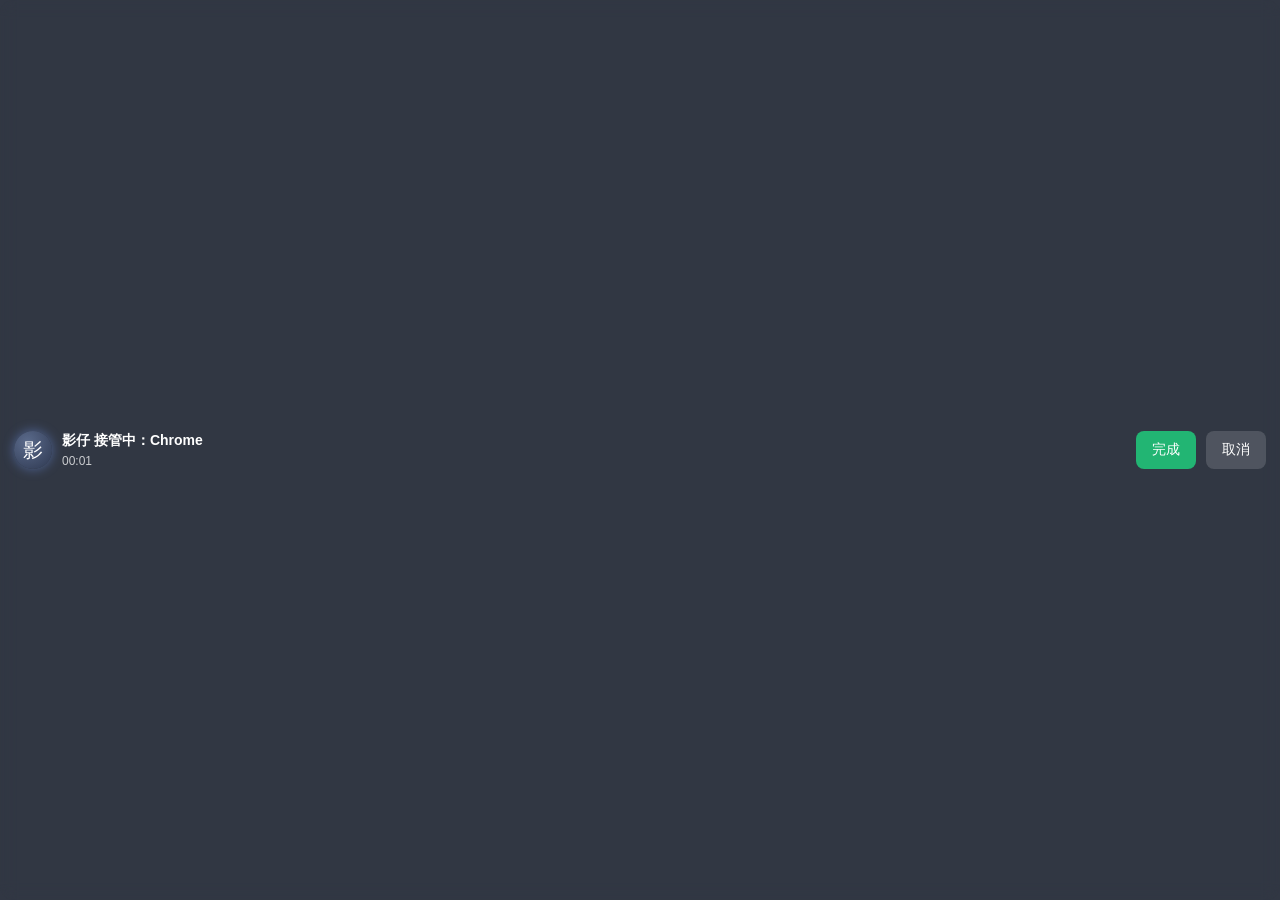
<file: ui/takeover.html>
<!DOCTYPE html>
<html lang="zh-CN">
<head>
<meta charset="UTF-8">
<meta name="viewport" content="width=device-width, initial-scale=1.0">
<title>AlterEgo 接管中</title>
<link rel="stylesheet" href="static/style.css">
<style>
  /* 浮窗专用：无边框小窗口，body 即整窗 */
  html, body { height: 100%; }
  body {
    margin: 0; overflow: hidden;
    background: rgba(32, 38, 52, 0.92);
    backdrop-filter: blur(8px);
    border-radius: 14px;
    color: #fff;
    font-family: "Segoe UI", "Microsoft YaHei", sans-serif;
    -webkit-app-region: drag; /* Electron/pywebview 拖动区（按钮处排除） */
  }
  #bar {
    display: flex; align-items: center; gap: 10px;
    height: 100%; padding: 0 14px; box-sizing: border-box;
  }
  #bar .mascot {
    width: 38px; height: 38px; border-radius: 50%;
    background: radial-gradient(circle at 35% 30%, #5b6b8c, #2e3850);
    display: flex; align-items: center; justify-content: center;
    font-size: 20px; flex-shrink: 0;
    box-shadow: 0 0 12px rgba(120, 160, 255, .45);
  }
  #bar .info { flex: 1; min-width: 0; }
  #bar .title { font-size: 14px; font-weight: 600; white-space: nowrap; overflow: hidden; text-overflow: ellipsis; }
  #bar .timer { font-size: 12px; opacity: .75; font-variant-numeric: tabular-nums; }
  #bar .timer.warn { color: #ffb84d; }
  #bar button {
    -webkit-app-region: no-drag;
    border: none; border-radius: 8px; padding: 8px 16px;
    font-size: 14px; cursor: pointer; flex-shrink: 0;
  }
  #btn-done { background: #22b573; color: #fff; }
  #btn-done:hover { background: #1da065; }
  #btn-cancel { background: rgba(255,255,255,.15); color: #fff; }
  #btn-cancel:hover { background: rgba(255,255,255,.25); }
  #bar.done { justify-content: center; }
</style>
</head>
<body>
<div id="bar">
  <div class="mascot">影</div>
  <div class="info">
    <div class="title" id="takeover-title">影仔 接管中</div>
    <div class="timer" id="takeover-timer">00:00</div>
  </div>
  <button id="btn-done">完成</button>
  <button id="btn-cancel">取消</button>
</div>
<script src="static/takeover.js"></script>
</body>
</html>
</file>
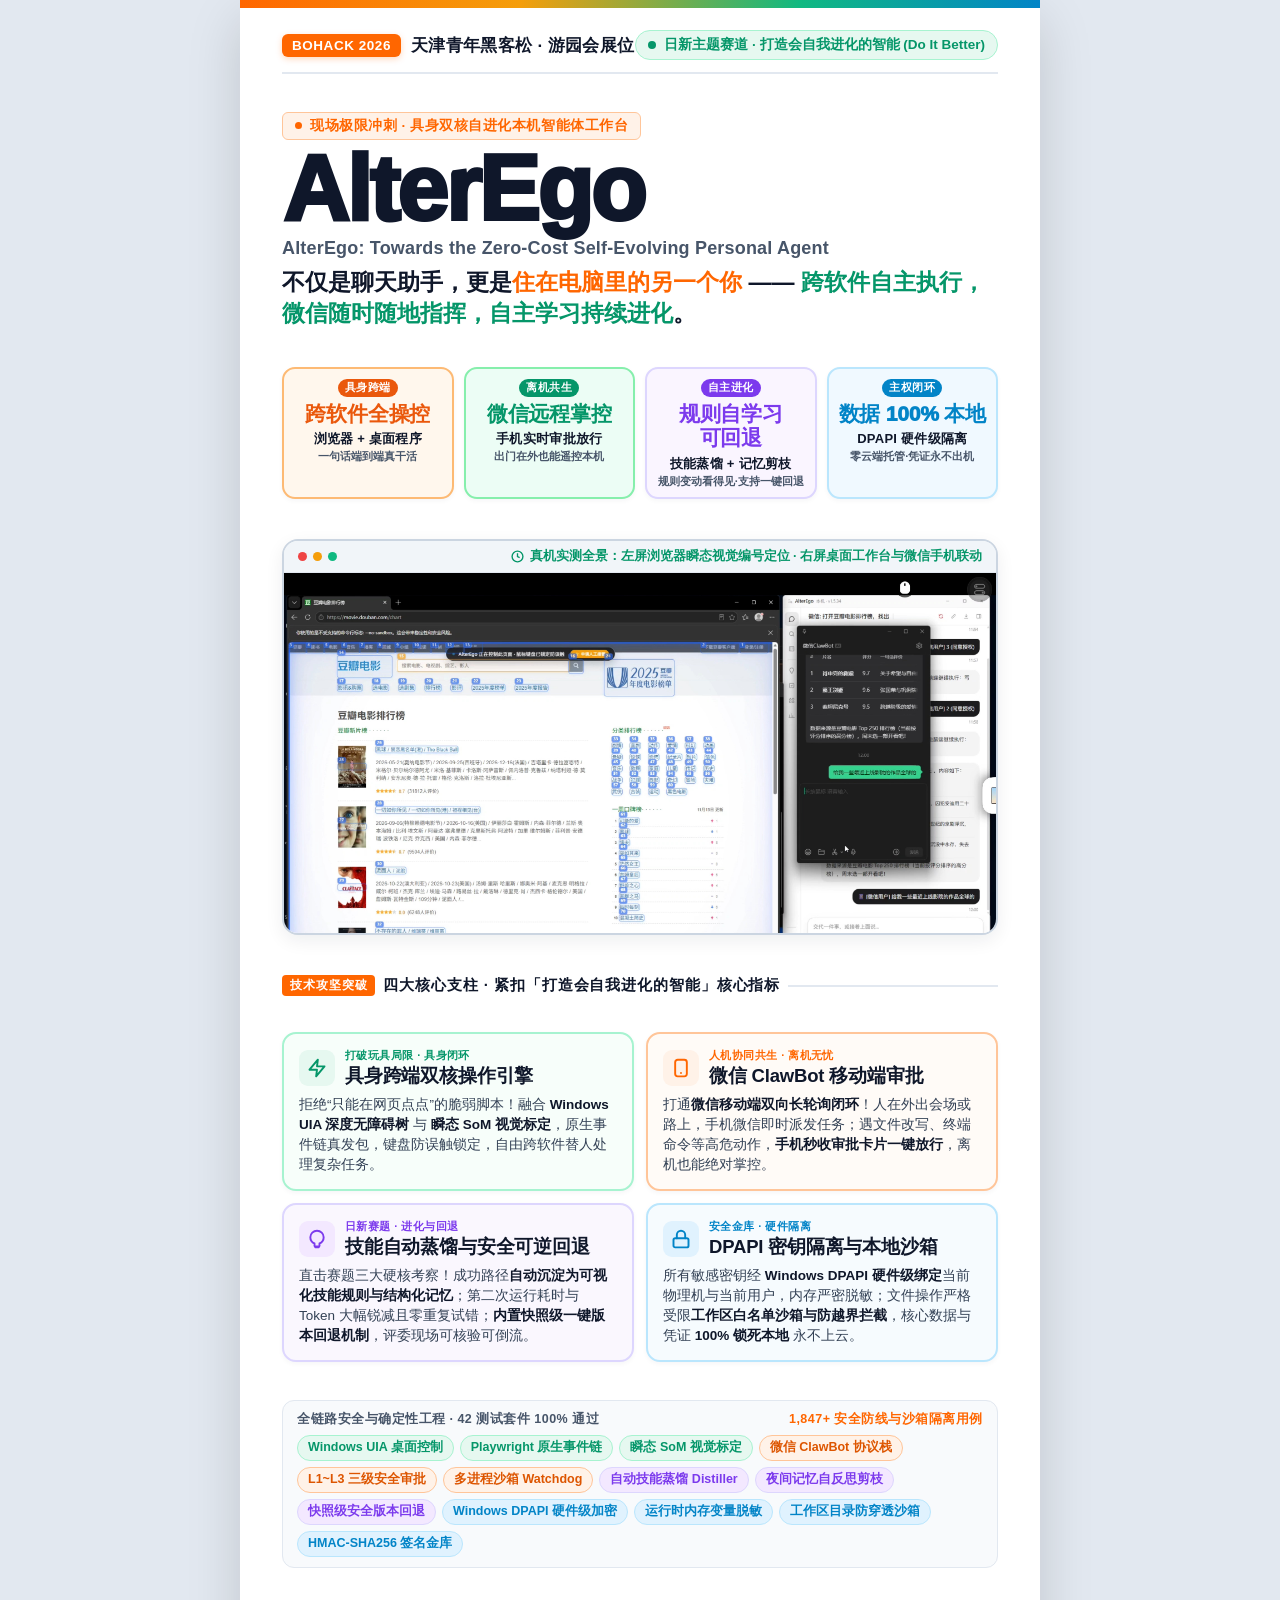
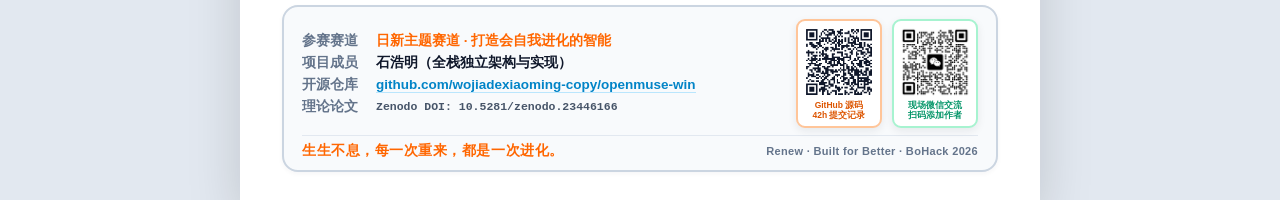
<file: ui-redesign/x展架/X展架-AlterEgo.html>
<!DOCTYPE html>
<html lang="zh-CN">
<head>
<meta charset="UTF-8">
<meta name="viewport" content="width=device-width, initial-scale=1">
<title>AlterEgo · BoHack 2026 X 展架（80×180cm 活力亮色现场展位版）</title>
<link rel="icon" href="data:image/svg+xml,<svg xmlns='http://www.w3.org/2000/svg' viewBox='0 0 24 24'><rect width='24' height='24' rx='6' fill='%23FF6600'/><text x='12' y='17' font-size='14' font-family='sans-serif' font-weight='800' fill='white' text-anchor='middle'>A</text></svg>">
<style>
  :root {
    /* 现场展位活力配色体系（纯净白底 + 亮橙 + 亮绿 + 极高对比度） */
    --bg-page: #FFFFFF;
    --bg-card: #FFFFFF;
    
    /* 核心主打色：亮橙 & 亮绿 */
    --orange: #FF6600;
    --orange-dark: #DD5500;
    --orange-soft: #FFF2E8;
    --orange-border: #FFC599;
    
    --green: #059669;
    --green-bright: #10B981;
    --green-soft: #E6F8F0;
    --green-border: #A7F3D0;
    
    --blue: #0284C7;
    --blue-soft: #E0F2FE;
    --blue-border: #BAE6FD;
    
    --purple: #7C3AED;
    --purple-soft: #F3E8FF;
    --purple-border: #DDD6FE;
    
    /* 文字对比 */
    --text-title: #0F172A;
    --text-body: #334155;
    --text-secondary: #475569;
    --text-muted: #64748B;
    --text-faint: #94A3B8;
    
    /* 边框与投影 */
    --border-light: #E2E8F0;
    --border-card: #CBD5E1;
    --shadow-sm: 0 2px 5px rgba(15, 23, 42, 0.04);
    --shadow-md: 0 6px 18px rgba(15, 23, 42, 0.07);
  }

  * { margin:0; padding:0; box-sizing:border-box; }
  html, body { height:100%; }
  body {
    font-family: -apple-system, BlinkMacSystemFont, "Segoe UI", "PingFang SC", "Hiragino Sans GB", "Microsoft YaHei", sans-serif;
    background: #E2E8F0;
    color: var(--text-title);
    display: flex;
    justify-content: center;
    align-items: flex-start;
    -webkit-font-smoothing: antialiased;
  }

  /* 成品标准展架尺寸：80cm × 180cm (10px/cm => 800×1800px) */
  .poster {
    width: 800px;
    height: 1800px;
    background: #FFFFFF;
    display: flex;
    flex-direction: column;
    padding: 30px 42px 28px;
    position: relative;
    overflow: hidden;
    box-shadow: 0 20px 50px rgba(0, 0, 0, 0.15);
  }

  /* 顶部活力色彩饰条 */
  .poster::before {
    content: "";
    position: absolute;
    top: 0; left: 0; right: 0;
    height: 8px;
    background: linear-gradient(90deg, #FF6600 0%, #F59E0B 35%, #10B981 70%, #0284C7 100%);
    z-index: 10;
  }

  .content-layer {
    position: relative;
    z-index: 2;
    display: flex;
    flex-direction: column;
    height: 100%;
    justify-content: space-between;
  }

  /* ===== 1. 顶部活动条 ===== */
  .topbar {
    display: flex;
    justify-content: space-between;
    align-items: center;
    padding-bottom: 12px;
    border-bottom: 2px solid var(--border-light);
    flex: none;
  }
  .topbar .event-badge {
    display: flex;
    align-items: center;
    gap: 10px;
  }
  .event-logo-box {
    background: var(--orange);
    color: #FFFFFF;
    font-weight: 900;
    font-size: 13.5px;
    padding: 4px 10px;
    border-radius: 6px;
    letter-spacing: 0.04em;
    box-shadow: 0 2px 6px rgba(255, 102, 0, 0.25);
  }
  .event-name {
    font-size: 17px;
    font-weight: 800;
    color: var(--text-title);
    letter-spacing: 0.02em;
    white-space: nowrap;
  }
  .track-pill {
    display: flex;
    align-items: center;
    gap: 8px;
    background: var(--green-soft);
    border: 1.5px solid var(--green-border);
    padding: 5px 12px;
    border-radius: 999px;
    font-size: 13.5px;
    font-weight: 800;
    color: var(--green);
    white-space: nowrap;
  }
  .track-pill .dot {
    width: 8px;
    height: 8px;
    border-radius: 50%;
    background: var(--green);
    flex: none;
  }

  /* ===== 2. Hero 标题区 ===== */
  .hero {
    padding: 10px 0 6px;
    flex: none;
  }
  .tagline-eyebrow {
    display: inline-flex;
    align-items: center;
    gap: 8px;
    background: var(--orange-soft);
    border: 1.5px solid var(--orange-border);
    padding: 4px 12px;
    border-radius: 6px;
    font-size: 13.5px;
    font-weight: 800;
    color: var(--orange);
    letter-spacing: 0.04em;
    margin-bottom: 6px;
  }
  .tagline-eyebrow .badge-dot {
    width: 7px;
    height: 7px;
    border-radius: 50%;
    background: var(--orange);
  }

  .main-title {
    font-size: 92px;
    font-weight: 950;
    line-height: 0.95;
    letter-spacing: -0.03em;
    color: var(--text-title);
  }
  .subtitle-en {
    margin-top: 5px;
    font-size: 18px;
    color: var(--text-secondary);
    font-weight: 600;
    letter-spacing: 0.01em;
  }
  .hero-claim {
    margin-top: 8px;
    font-size: 23px;
    line-height: 1.35;
    font-weight: 800;
    color: var(--text-title);
  }
  .hero-claim strong {
    color: var(--orange);
    font-weight: 900;
  }
  .hero-claim em {
    font-style: normal;
    color: var(--green);
    font-weight: 900;
  }

  /* ===== 3. 四大核心王牌看板 ===== */
  .metric-board {
    margin: 4px 0 10px;
    display: grid;
    grid-template-columns: repeat(4, 1fr);
    gap: 10px;
    flex: none;
  }
  .metric-item {
    display: flex;
    flex-direction: column;
    align-items: center;
    text-align: center;
    padding: 10px 6px 9px;
    border-radius: 13px;
    position: relative;
    box-shadow: var(--shadow-sm);
  }
  
  .metric-item.c-orange {
    background: #FFF7ED;
    border: 2px solid #FDBA74;
  }
  .metric-item.c-orange .tag-pill { background: #EA580C; color: #FFFFFF; }
  .metric-item.c-orange .metric-val { color: #EA580C; }

  .metric-item.c-green {
    background: #ECFDF5;
    border: 2px solid #86EFAC;
  }
  .metric-item.c-green .tag-pill { background: #059669; color: #FFFFFF; }
  .metric-item.c-green .metric-val { color: #059669; }

  .metric-item.c-blue {
    background: #F0F9FF;
    border: 2px solid #BAE6FD;
  }
  .metric-item.c-blue .tag-pill { background: #0284C7; color: #FFFFFF; }
  .metric-item.c-blue .metric-val { color: #0284C7; }

  .metric-item.c-purple {
    background: #FAF5FF;
    border: 2px solid #DDD6FE;
  }
  .metric-item.c-purple .tag-pill { background: #7C3AED; color: #FFFFFF; }
  .metric-item.c-purple .metric-val { color: #7C3AED; }

  .tag-pill {
    font-size: 10.5px;
    font-weight: 900;
    padding: 2px 7px;
    border-radius: 999px;
    letter-spacing: 0.04em;
    margin-bottom: 5px;
    text-transform: uppercase;
  }

  .metric-val {
    font-size: 21px;
    font-weight: 950;
    line-height: 1.15;
    letter-spacing: -0.01em;
  }
  .metric-lbl {
    font-size: 13px;
    font-weight: 800;
    color: var(--text-title);
    margin-top: 4px;
    letter-spacing: 0.02em;
  }
  .metric-sub {
    font-size: 11px;
    font-weight: 600;
    color: var(--text-secondary);
    margin-top: 2px;
    line-height: 1.25;
  }

  /* ===== 4. 真机实测工作台展区 ===== */
  .shot-wrap {
    margin: 2px 0 12px;
    background: #FFFFFF;
    border: 2px solid var(--border-card);
    border-radius: 16px;
    overflow: hidden;
    box-shadow: var(--shadow-md);
    flex: none;
  }
  .shot-header {
    background: #F1F5F9;
    padding: 7px 14px;
    display: flex;
    justify-content: space-between;
    align-items: center;
    border-bottom: 1.5px solid var(--border-light);
  }
  .shot-dots {
    display: flex;
    gap: 6px;
  }
  .shot-dot {
    width: 9px;
    height: 9px;
    border-radius: 50%;
  }
  .shot-dot.r { background: #EF4444; }
  .shot-dot.y { background: #F59E0B; }
  .shot-dot.g { background: #10B981; }
  .shot-status-badge {
    font-size: 12.5px;
    font-weight: 800;
    color: var(--green);
    display: flex;
    align-items: center;
    gap: 6px;
  }
  .shot-status-badge svg {
    stroke: var(--green);
  }
  .shot-img {
    width: 100%;
    max-height: 360px;
    object-fit: cover;
    object-position: center top;
    display: block;
    background: #F8FAFC;
  }

  /* ===== 5. 核心四大能力矩阵 ===== */
  .section-tag {
    font-size: 15px;
    font-weight: 900;
    color: var(--text-title);
    letter-spacing: 0.06em;
    display: flex;
    align-items: center;
    gap: 8px;
    margin-bottom: 8px;
    flex: none;
  }
  .section-tag-badge {
    background: var(--orange);
    color: #FFFFFF;
    font-size: 12px;
    font-weight: 900;
    padding: 2px 8px;
    border-radius: 4px;
  }
  .section-tag::after {
    content: "";
    flex: 1;
    height: 2px;
    background: var(--border-light);
  }

  .grid {
    display: grid;
    grid-template-columns: 1fr 1fr;
    gap: 12px;
    margin-bottom: 10px;
    flex: none;
  }
  .card {
    background: #FFFFFF;
    border-radius: 14px;
    padding: 14px 15px;
    display: flex;
    flex-direction: column;
    border: 2px solid var(--border-light);
    box-shadow: var(--shadow-sm);
  }
  
  .card.card-orange {
    border-color: var(--orange-border);
    background: #FFFBF7;
  }
  .card.card-green {
    border-color: var(--green-border);
    background: #F7FEFA;
  }
  .card.card-blue {
    border-color: var(--blue-border);
    background: #F6FBFE;
  }
  .card.card-purple {
    border-color: var(--purple-border);
    background: #FAF7FE;
  }

  .card-top {
    display: flex;
    align-items: center;
    gap: 10px;
    margin-bottom: 7px;
  }
  .card-icon {
    width: 36px;
    height: 36px;
    border-radius: 9px;
    display: flex;
    align-items: center;
    justify-content: center;
    flex: none;
  }
  .card.card-orange .card-icon {
    background: var(--orange-soft);
  }
  .card.card-orange .card-icon svg { stroke: var(--orange); }

  .card.card-green .card-icon {
    background: var(--green-soft);
  }
  .card.card-green .card-icon svg { stroke: var(--green); }

  .card.card-blue .card-icon {
    background: var(--blue-soft);
  }
  .card.card-blue .card-icon svg { stroke: var(--blue); }

  .card.card-purple .card-icon {
    background: var(--purple-soft);
  }
  .card.card-purple .card-icon svg { stroke: var(--purple); }

  .card-icon svg {
    width: 20px;
    height: 20px;
    fill: none;
    stroke-width: 2.3;
    stroke-linecap: round;
    stroke-linejoin: round;
  }

  .card-titles {
    display: flex;
    flex-direction: column;
  }
  .card-badge {
    font-size: 11px;
    font-weight: 800;
    letter-spacing: 0.04em;
    text-transform: uppercase;
  }
  .card.card-orange .card-badge { color: var(--orange); }
  .card.card-green .card-badge { color: var(--green); }
  .card.card-blue .card-badge { color: var(--blue); }
  .card.card-purple .card-badge { color: var(--purple); }

  .card h3 {
    font-size: 18.5px;
    font-weight: 900;
    color: var(--text-title);
    letter-spacing: -0.01em;
  }
  .card p {
    font-size: 13.5px;
    line-height: 1.48;
    color: var(--text-body);
  }
  .card p b {
    color: var(--text-title);
    font-weight: 800;
  }

  /* ===== 6. 技术栈微徽章体系 ===== */
  .stack-box {
    background: #F8FAFC;
    border: 1.5px solid var(--border-light);
    border-radius: 12px;
    padding: 10px 14px;
    margin-bottom: 10px;
    flex: none;
  }
  .stack-header {
    font-size: 12.5px;
    font-weight: 800;
    color: var(--text-secondary);
    letter-spacing: 0.04em;
    margin-bottom: 7px;
    display: flex;
    justify-content: space-between;
  }
  .stack-header span.tech-highlight {
    color: var(--orange);
    font-weight: 900;
  }
  .chips {
    display: flex;
    flex-wrap: wrap;
    gap: 6px;
  }
  .chip {
    font-size: 12.5px;
    font-weight: 800;
    padding: 3.5px 10px;
    border-radius: 999px;
    border: 1.5px solid var(--border-light);
    background: #FFFFFF;
    color: var(--text-body);
  }
  .chip.c-orange { border-color: var(--orange-border); background: var(--orange-soft); color: var(--orange-dark); }
  .chip.c-green { border-color: var(--green-border); background: var(--green-soft); color: var(--green); }
  .chip.c-blue { border-color: var(--blue-border); background: var(--blue-soft); color: var(--blue); }
  .chip.c-purple { border-color: var(--purple-border); background: var(--purple-soft); color: var(--purple); }

  /* ===== 7. 底部展台信息与现场双二维码区（GitHub + 微信） ===== */
  .footer {
    background: #F8FAFC;
    border: 2px solid var(--border-card);
    border-radius: 16px;
    padding: 12px 18px 10px;
    box-shadow: var(--shadow-sm);
    flex: none;
  }
  .footer-body {
    display: flex;
    justify-content: space-between;
    align-items: center;
    gap: 14px;
  }
  .footer-meta {
    flex: 1;
    display: flex;
    flex-direction: column;
    gap: 4px;
  }
  .meta-row {
    display: flex;
    align-items: center;
    font-size: 13.5px;
  }
  .meta-k {
    width: 74px;
    color: var(--text-muted);
    font-weight: 700;
  }
  .meta-v {
    color: var(--text-title);
    font-weight: 800;
  }
  .meta-v.highlight {
    color: var(--orange);
  }
  .meta-v a {
    color: var(--blue);
    text-decoration: none;
    border-bottom: 1.5px solid var(--blue-border);
  }
  .meta-v.paper {
    font-family: monospace;
    font-size: 11.5px;
    color: var(--text-secondary);
  }

  /* 双二维码展示组（GitHub 仓库 + 作者微信） */
  .qr-group {
    display: flex;
    gap: 10px;
    align-items: center;
    flex: none;
  }
  .qr-box {
    width: 86px;
    display: flex;
    flex-direction: column;
    align-items: center;
    background: #FFFFFF;
    padding: 5px;
    border-radius: 9px;
    box-shadow: 0 3px 8px rgba(15, 23, 42, 0.08);
    flex: none;
  }
  .qr-box.qr-repo {
    border: 2px solid var(--orange-border);
  }
  .qr-box.qr-wechat {
    border: 2px solid var(--green-border);
  }
  .qr-box img {
    width: 72px;
    height: 72px;
    display: block;
    object-fit: contain;
  }
  .qr-box span {
    font-size: 8.5px;
    font-weight: 900;
    margin-top: 3px;
    text-align: center;
    line-height: 1.15;
  }
  .qr-box.qr-repo span {
    color: var(--orange-dark);
  }
  .qr-box.qr-wechat span {
    color: var(--green);
  }

  .slogan-banner {
    margin-top: 7px;
    padding-top: 6px;
    border-top: 1.5px solid var(--border-light);
    display: flex;
    justify-content: space-between;
    align-items: center;
  }
  .slogan-cn {
    font-size: 13.5px;
    font-weight: 900;
    color: var(--orange);
    letter-spacing: 0.04em;
  }
  .slogan-en {
    color: var(--text-muted);
    font-size: 11px;
    font-weight: 700;
    letter-spacing: 0.03em;
  }

  /* ===== 打印与高精度导出 (80×180cm) ===== */
  @page {
    size: 80cm 180cm;
    margin: 0;
  }
  @media print {
    body { background: #FFFFFF; }
    .poster {
      width: 80cm;
      height: 180cm;
      box-shadow: none;
      -webkit-print-color-adjust: exact;
      print-color-adjust: exact;
    }
  }
</style>
</head>
<body>

  <main class="poster">
    <div class="content-layer">

      <!-- 1. 顶部活动荣誉条（亮橙与亮绿微标） -->
      <header class="topbar">
        <div class="event-badge">
          <div class="event-logo-box">BOHACK 2026</div>
          <div class="event-name">天津青年黑客松 · 游园会展位</div>
        </div>
        <div class="track-pill">
          <div class="dot"></div>
          <span>日新主题赛道 · 打造会自我进化的智能 (Do It Better)</span>
        </div>
      </header>

      <!-- 2. Hero 标题与强定位区 -->
      <section class="hero">
        <div class="tagline-eyebrow">
          <div class="badge-dot"></div>
          <span>现场极限冲刺 · 具身双核自进化本机智能体工作台</span>
        </div>
        <h1 class="main-title">AlterEgo</h1>
        <div class="subtitle-en">AlterEgo: Towards the Zero-Cost Self-Evolving Personal Agent</div>
        <p class="hero-claim">
          不仅是聊天助手，更是<strong>住在电脑里的另一个你</strong> —— 
          <em>跨软件自主执行，微信随时随地指挥，自主学习持续进化</em>。
        </p>
      </section>

      <!-- 3. 四大核心王牌看板 -->
      <section class="metric-board">
        <div class="metric-item c-orange">
          <span class="tag-pill">具身跨端</span>
          <div class="metric-val">跨软件全操控</div>
          <div class="metric-lbl">浏览器 + 桌面程序</div>
          <div class="metric-sub">一句话端到端真干活</div>
        </div>
        <div class="metric-item c-green">
          <span class="tag-pill">离机共生</span>
          <div class="metric-val">微信远程掌控</div>
          <div class="metric-lbl">手机实时审批放行</div>
          <div class="metric-sub">出门在外也能遥控本机</div>
        </div>
        <div class="metric-item c-purple">
          <span class="tag-pill">自主进化</span>
          <div class="metric-val">规则自学习<br>可回退</div>
          <div class="metric-lbl">技能蒸馏 + 记忆剪枝</div>
          <div class="metric-sub">规则变动看得见·支持一键回退</div>
        </div>
        <div class="metric-item c-blue">
          <span class="tag-pill">主权闭环</span>
          <div class="metric-val">数据 100% 本地</div>
          <div class="metric-lbl">DPAPI 硬件级隔离</div>
          <div class="metric-sub">零云端托管·凭证永不出机</div>
        </div>
      </section>

      <!-- 4. 高保真真机实测工作台展区 -->
      <section class="shot-wrap">
        <div class="shot-header">
          <div class="shot-dots">
            <div class="shot-dot r"></div>
            <div class="shot-dot y"></div>
            <div class="shot-dot g"></div>
          </div>
          <div class="shot-status-badge">
            <svg width="13" height="13" viewBox="0 0 24 24" fill="none" stroke="currentColor" stroke-width="2.5"><circle cx="12" cy="12" r="10"/><path d="M12 6v6l4 2"/></svg>
            <span>真机实测全景：左屏浏览器瞬态视觉编号定位 · 右屏桌面工作台与微信手机联动</span>
          </div>
        </div>
        <img class="shot-img" src="assets/live_demo.jpg" alt="AlterEgo 现场真机实测录屏：浏览器 SoM 视觉标记与微信协同">
      </section>

      <!-- 5. 核心四大能力矩阵 -->
      <div class="section-tag">
        <div class="section-tag-badge">技术攻坚突破</div>
        <span>四大核心支柱 · 紧扣「打造会自我进化的智能」核心指标</span>
      </div>

      <section class="grid">
        <!-- 卡片 1：具身双核引擎 (亮绿色) -->
        <div class="card card-green">
          <div class="card-top">
            <div class="card-icon">
              <svg viewBox="0 0 24 24"><polygon points="13 2 3 14 12 14 11 22 21 10 12 10 13 2"/></svg>
            </div>
            <div class="card-titles">
              <span class="card-badge">打破玩具局限 · 具身闭环</span>
              <h3>具身跨端双核操作引擎</h3>
            </div>
          </div>
          <p>
            拒绝“只能在网页点点”的脆弱脚本！融合 <b>Windows UIA 深度无障碍树</b> 与 <b>瞬态 SoM 视觉标定</b>，原生事件链真发包，键盘防误触锁定，自由跨软件替人处理复杂任务。
          </p>
        </div>

        <!-- 卡片 2：微信移动端协同 (亮橙色) -->
        <div class="card card-orange">
          <div class="card-top">
            <div class="card-icon">
              <svg viewBox="0 0 24 24"><rect x="5" y="2" width="14" height="20" rx="3"/><line x1="12" y1="18" x2="12.01" y2="18"/></svg>
            </div>
            <div class="card-titles">
              <span class="card-badge">人机协同共生 · 离机无忧</span>
              <h3>微信 ClawBot 移动端审批</h3>
            </div>
          </div>
          <p>
            打通<b>微信移动端双向长轮询闭环</b>！人在外出会场或路上，手机微信即时派发任务；遇文件改写、终端命令等高危动作，<b>手机秒收审批卡片一键放行</b>，离机也能绝对掌控。
          </p>
        </div>

        <!-- 卡片 3：终生自进化体系 (优雅亮紫) -->
        <div class="card card-purple">
          <div class="card-top">
            <div class="card-icon">
              <svg viewBox="0 0 24 24"><path d="M12 2a8 8 0 0 0-8 8c0 3.3 2 6.2 5 7.4V20a1 1 0 0 0 1 1h4a1 1 0 0 0 1-1v-2.6c3-1.2 5-4.1 5-7.4a8 8 0 0 0-8-8z"/><line x1="10" y1="22" x2="14" y2="22"/></svg>
            </div>
            <div class="card-titles">
              <span class="card-badge">日新赛题 · 进化与回退</span>
              <h3>技能自动蒸馏与安全可逆回退</h3>
            </div>
          </div>
          <p>
            直击赛题三大硬核考察！成功路径<b>自动沉淀为可视化技能规则与结构化记忆</b>；第二次运行耗时与 Token 大幅锐减且零重复试错；<b>内置快照级一键版本回退机制</b>，评委现场可核验可倒流。
          </p>
        </div>

        <!-- 卡片 4：DPAPI 密钥硬件隔离与本地沙箱 (科技湛蓝) -->
        <div class="card card-blue">
          <div class="card-top">
            <div class="card-icon">
              <svg viewBox="0 0 24 24"><rect x="3" y="11" width="18" height="11" rx="2" ry="2"/><path d="M7 11V7a5 5 0 0 1 10 0v4"/></svg>
            </div>
            <div class="card-titles">
              <span class="card-badge">安全金库 · 硬件隔离</span>
              <h3>DPAPI 密钥隔离与本地沙箱</h3>
            </div>
          </div>
          <p>
            所有敏感密钥经 <b>Windows DPAPI 硬件级绑定</b>当前物理机与当前用户，内存严密脱敏；文件操作严格受限<b>工作区白名单沙箱与防越界拦截</b>，核心数据与凭证 <b>100% 锁死本地</b> 永不上云。
          </p>
        </div>
      </section>

      <!-- 6. 技术栈微徽章体系 -->
      <section class="stack-box">
        <div class="stack-header">
          <span>全链路安全与确定性工程 · 42 测试套件 100% 通过</span>
          <span class="tech-highlight">1,847+ 安全防线与沙箱隔离用例</span>
        </div>
        <div class="chips">
          <span class="chip c-green">Windows UIA 桌面控制</span>
          <span class="chip c-green">Playwright 原生事件链</span>
          <span class="chip c-green">瞬态 SoM 视觉标定</span>
          <span class="chip c-orange">微信 ClawBot 协议栈</span>
          <span class="chip c-orange">L1~L3 三级安全审批</span>
          <span class="chip c-orange">多进程沙箱 Watchdog</span>
          <span class="chip c-purple">自动技能蒸馏 Distiller</span>
          <span class="chip c-purple">夜间记忆自反思剪枝</span>
          <span class="chip c-purple">快照级安全版本回退</span>
          <span class="chip c-blue">Windows DPAPI 硬件级加密</span>
          <span class="chip c-blue">运行时内存变量脱敏</span>
          <span class="chip c-blue">工作区目录防穿透沙箱</span>
          <span class="chip c-blue">HMAC-SHA256 签名金库</span>
        </div>
      </section>

      <!-- 7. 底部展台信息与现场双二维码区（GitHub + 微信） -->
      <footer class="footer">
        <div class="footer-body">
          <div class="footer-meta">
            <div class="meta-row">
              <div class="meta-k">参赛赛道</div>
              <div class="meta-v highlight">日新主题赛道 · 打造会自我进化的智能</div>
            </div>
            <div class="meta-row">
              <div class="meta-k">项目成员</div>
              <div class="meta-v">石浩明（全栈独立架构与实现）</div>
            </div>
            <div class="meta-row">
              <div class="meta-k">开源仓库</div>
              <div class="meta-v"><a href="https://github.com/wojiadexiaoming-copy/openmuse-win">github.com/wojiadexiaoming-copy/openmuse-win</a></div>
            </div>
            <div class="meta-row">
              <div class="meta-k">理论论文</div>
              <div class="meta-v paper">Zenodo DOI: 10.5281/zenodo.23446166</div>
            </div>
          </div>

          <!-- 双二维码：GitHub 开源 + 作者微信扫码 -->
          <div class="qr-group">
            <div class="qr-box qr-repo">
              <img src="assets/repo_qr.png" alt="GitHub 仓库二维码">
              <span>GitHub 源码<br>42h 提交记录</span>
            </div>
            <div class="qr-box qr-wechat">
              <img src="assets/wechat_qr.png" alt="作者微信二维码">
              <span>现场微信交流<br>扫码添加作者</span>
            </div>
          </div>
        </div>

        <div class="slogan-banner">
          <div class="slogan-cn">生生不息，每一次重来，都是一次进化。</div>
          <div class="slogan-en">Renew · Built for Better · BoHack 2026</div>
        </div>
      </footer>

    </div>
  </main>

</body>
</html>
</file>
<file: ui/static/style.css>
:root {
  --bg: #FFFFFF;
  --bg-secondary: #F4F4F5;
  --bg-tertiary: #EBEBEC;
  --surface: #FFFFFF;
  --border-subtle: #EAEAEA;
  --border: #DCDCDE;
  --text-main: #1D1D1F;
  --text-muted: #8E8E93;
  --on-dark: #FFFFFF;
  --accent-blue: #0066FF;
  --accent-emerald: #10B981;
  --accent-amber: #F59E0B;
  --accent-rose: #E11D48;
  --accent-indigo: #3730A3;
  --fg: var(--text-main);
  --muted: var(--text-muted);
  --accent: var(--text-main);
  --danger: var(--accent-rose);
  --state-run: oklch(0.55 0.14 60);
  --state-ok: var(--accent-emerald);
  --state-warn: var(--accent-amber);
  --state-risk: var(--accent-rose);
  --state-cool: var(--accent-indigo);
  --focus: var(--accent-blue);
  --font-display: "Iowan Old Style", "Charter", "Georgia", "Songti SC", serif;
  --font-body: -apple-system, BlinkMacSystemFont, "Segoe UI", "PingFang SC", "Microsoft YaHei", system-ui, sans-serif;
  --font-mono: "Cascadia Mono", "SF Mono", ui-monospace, Menlo, Consolas, monospace;
  --radius-s: 8px;
  --radius-m: 12px;
  --radius-card: 16px;
  --radius-bubble: 18px;
  --shadow-1: 0 1px 2px oklch(0.2 0 0 / 0.05), 0 8px 24px oklch(0.2 0 0 / 0.06);
  --shadow-2: 0 2px 6px oklch(0.2 0 0 / 0.08), 0 24px 60px oklch(0.2 0 0 / 0.16);
  --rail: 56px;
  --drawer: 360px;
  --titlebar: 34px;
}

/* ================= 基础 ================= */
* { box-sizing: border-box; }
html, body { height: 100%; }
body {
  margin: 0;
  background: var(--bg);
  color: var(--text-main);
  font: 14px/1.55 var(--font-body);
  -webkit-font-smoothing: antialiased;
  overflow: hidden;
}
button { font: inherit; color: inherit; border: 0; background: none; cursor: pointer; }
input, textarea, select { font: inherit; color: inherit; }
h1, h2, h3, h4, p, ol, ul, blockquote { margin: 0; }
img { display: block; max-width: 100%; }
a { color: var(--accent-blue); }
:focus { outline: none; }
:focus-visible {
  outline: 2px solid var(--focus);
  outline-offset: 2px;
  border-radius: 4px;
}
.sr-only {
  position: absolute; width: 1px; height: 1px;
  padding: 0; margin: -1px; overflow: hidden;
  clip: rect(0 0 0 0); white-space: nowrap; border: 0;
}
.mono { font-family: var(--font-mono); font-variant-numeric: tabular-nums; }
.meta { color: var(--text-muted); font-size: 12px; }
.num { text-align: right; font-variant-numeric: tabular-nums; }

.app {
  display: grid;
  grid-template-rows: var(--titlebar) 1fr;
  height: 100vh;
  min-height: 0;
}

/* ================= 标题栏 ================= */
.titlebar {
  display: flex;
  align-items: center;
  justify-content: space-between;
  height: var(--titlebar);
  padding-left: 14px;
  border-bottom: 1px solid var(--border-subtle);
  background: var(--bg-secondary);
  user-select: none;
  -webkit-app-region: drag;
}
.titlebar__brand {
  display: flex;
  align-items: center;
  gap: 7px;
  font-size: 12.5px;
  color: var(--text-muted);
  min-width: 0;
}
.titlebar__brand strong { color: var(--text-main); font-weight: 600; letter-spacing: 0.01em; }
.titlebar__env { font-size: 11.5px; color: var(--text-muted); }
.winctl { display: flex; align-items: center; height: 100%; }
.winctl button {
  width: 46px; height: 100%;
  display: grid; place-items: center;
  color: var(--text-muted);
  border-radius: 0;
  transition: background .12s, color .12s;
}
.winctl button:hover { background: var(--bg-tertiary); color: var(--text-main); }
.winctl button.close:hover { background: var(--accent-rose); color: var(--on-dark); }

/* ================= 三栏骨架 ================= */
.shell {
  display: grid;
  grid-template-columns: var(--rail) minmax(0, 1fr) var(--drawer);
  min-height: 0;
  height: 100%;
  overflow: hidden;
}
.shell.is-lone { grid-template-columns: var(--rail) minmax(0, 1fr) 0; }


/* ================= 左栏 rail ================= */
.rail {
  display: flex;
  flex-direction: column;
  align-items: center;
  gap: 2px;
  padding: 12px 0 10px;
  border-right: 1px solid var(--border-subtle);
  background: var(--bg-secondary);
  overflow: visible;
}
.rail__group { display: flex; flex-direction: column; align-items: center; gap: 2px; flex: 0 0 auto; }
/* 主导航占满剩余高度并可滚动，设置与形象固定贴底 */
.rail__group:first-child {
  flex: 1 1 auto;
  min-height: 0;
  overflow-y: auto;
  overflow-x: hidden;
  scrollbar-width: none;
  justify-content: flex-start;
}
.rail__group:first-child::-webkit-scrollbar { display: none; }
/* 设置与形象始终锚定在左栏底部 */
.rail__group:last-child {
  flex: 0 0 auto;
  margin-top: auto;
  padding-top: 10px;
  gap: 6px;
}
.rail__group:last-child::before {
  content: "";
  width: 24px;
  height: 1px;
  margin-bottom: 2px;
  background: var(--border);
}
.rail__sep { width: 22px; height: 1px; background: var(--border); margin: 8px 0; }
.rail__btn {
  position: relative;
  width: 38px; height: 38px;
  display: grid; place-items: center;
  border-radius: 10px;
  color: var(--text-muted);
  transition: background .12s, color .12s;
}
.rail__btn svg { width: 18px; height: 18px; }
.rail__btn:hover { background: var(--bg-tertiary); color: var(--text-main); }
.rail__btn.is-active { background: var(--surface); color: var(--text-main); box-shadow: 0 1px 2px oklch(0.2 0 0 / .08); }
.rail__btn.is-active::before {
  content: "";
  position: absolute;
  left: -9px; top: 50%;
  width: 3px; height: 18px;
  margin-top: -9px;
  border-radius: 2px;
  background: var(--text-main);
}
.rail__avatar {
  margin-top: 2px;
  padding: 0;
  width: 34px; height: 34px;
  border-radius: 50%;
  overflow: hidden;
  border: 1px solid var(--border);
  background: var(--bg-tertiary);
}
.rail__avatar img { width: 100%; height: 100%; object-fit: cover; }

/* 悬浮提示 */
.tip[data-tip] { position: relative; }
.tip[data-tip]::after {
  content: attr(data-tip);
  position: absolute;
  left: calc(100% + 10px);
  top: 50%;
  transform: translateY(-50%) translateX(-3px);
  padding: 4px 8px;
  border-radius: 6px;
  background: oklch(0.25 0.005 260);
  color: var(--on-dark);
  font-size: 11.5px;
  line-height: 1.4;
  white-space: nowrap;
  opacity: 0;
  pointer-events: none;
  transition: opacity .12s, transform .12s;
  z-index: 40;
}
.tip[data-tip]:hover::after,
.tip[data-tip]:focus-visible::after { opacity: 1; transform: translateY(-50%) translateX(0); }

/* ================= 主列 ================= */
.main {
  display: grid;
  grid-template-rows: auto minmax(0, 1fr) auto;
  min-width: 0;
  min-height: 0;
  background: var(--bg);
  overflow: hidden;
}
.main__head {
  display: flex;
  align-items: center;
  gap: 10px;
  height: 48px;
  padding: 0 16px 0 20px;
  border-bottom: 1px solid var(--border-subtle);
  min-width: 0;
}
.main__head h1 {
  font-family: var(--font-display);
  font-size: 16px;
  font-weight: 600;
  letter-spacing: .01em;
  white-space: nowrap;
  overflow: hidden;
  text-overflow: ellipsis;
  flex: 0 1 auto;
  min-width: 0;
}
.header-actions { display: flex; align-items: center; gap: 4px; margin-left: auto; }
.icon-btn {
  width: 30px; height: 30px;
  display: grid; place-items: center;
  border-radius: 8px;
  color: var(--text-muted);
  transition: background .12s, color .12s;
}
.icon-btn svg { width: 15px; height: 15px; }
.icon-btn:hover { background: var(--bg-secondary); color: var(--text-main); }

/* ----- 顶部运行状态条 ----- */
.runstrip {
  display: flex;
  align-items: center;
  gap: 7px;
  height: 26px;
  padding: 0 10px;
  border: 1px solid var(--border-subtle);
  border-radius: 999px;
  background: var(--surface);
  font-size: 12px;
  color: var(--text-muted);
  min-width: 0;
  max-width: 100%;
  overflow: hidden;
  transition: border-color .12s, background .12s;
}
.runstrip:hover { border-color: var(--border); }
.runstrip__dot {
  width: 6px; height: 6px; flex: 0 0 6px;
  border-radius: 50%;
  background: var(--text-muted);
}
.runstrip.is-run .runstrip__dot { background: var(--state-run); }
.runstrip.is-ok .runstrip__dot { background: var(--state-ok); }
.runstrip.is-wait .runstrip__dot { background: var(--state-warn); }
.runstrip.is-risk .runstrip__dot { background: var(--state-risk); }
.runstrip__label { white-space: nowrap; color: var(--text-main); font-weight: 500; }
.runstrip__detail,
.runstrip__sep,
.runstrip__tokens { display: none; }
.runstrip__grow { flex: 1 1 auto; min-width: 8px; }
.runstrip__progress {
  display: none;
  width: 74px; height: 3px;
  border-radius: 2px;
  background: var(--bg-tertiary);
  overflow: hidden;
}
.runstrip__progress span { display: block; height: 100%; background: var(--state-run); }
.runstrip__go {
  display: none;
  font-size: 11.5px;
  color: var(--accent-blue);
  white-space: nowrap;
}
/* 停止按钮（P2.9）：不复用 .runstrip__go —— 它默认 display:none 且受 .main.is-lone 门控，会看不见 */
.runstrip__stop {
  display: inline;
  font-size: 11.5px;
  color: var(--state-risk);
  white-space: nowrap;
}
.main.is-lone .runstrip {
  flex: 1 1 auto;
  height: 30px;
  border-radius: 10px;
  background: var(--bg-secondary);
  padding: 0 12px;
}
.main.is-lone .runstrip__detail,
.main.is-lone .runstrip__sep { display: inline; }
.main.is-lone .runstrip__detail {
  color: var(--text-muted);
  white-space: nowrap;
  overflow: hidden;
  text-overflow: ellipsis;
  min-width: 0;
}
.main.is-lone .runstrip__sep { color: var(--border); }
.main.is-lone .runstrip__tokens { display: inline; font-size: 11.5px; white-space: nowrap; }
.main.is-lone .runstrip__progress { display: block; }
.main.is-lone .runstrip__go {
  display: inline;
  padding: 2px 8px;
  border-radius: 6px;
  background: var(--surface);
  border: 1px solid var(--border-subtle);
}
.main.is-lone .runstrip__go:hover { border-color: var(--border); color: var(--accent-blue); }

/* ================= 会话流 ================= */
.stream {
  overflow-y: auto;
  overflow-x: hidden;
  padding: 24px 26px 6px;
  scrollbar-width: thin;
  scrollbar-color: var(--border) transparent;
}
.stream::-webkit-scrollbar { width: 10px; }
.stream::-webkit-scrollbar-thumb {
  background: var(--border);
  border: 3px solid var(--bg);
  border-radius: 999px;
}
.stream__inner {
  display: flex;
  flex-direction: column;
  gap: 18px;
  max-width: 720px;
  margin: 0 auto;
}

/* 未完成任务提示条（进程重启后遗留任务的继续/忽略入口） */
.resume-bar {
  display: flex;
  align-items: center;
  gap: 12px;
  padding: 11px 14px;
  border: 1px solid var(--border);
  border-left: 3px solid var(--state-warn);
  border-radius: var(--radius-m);
  background: var(--surface);
  box-shadow: var(--shadow-1);
}
.resume-bar[hidden] { display: none; }
.resume-bar__body {
  flex: 1;
  min-width: 0;
  display: flex;
  flex-direction: column;
  gap: 3px;
}
.resume-bar__title { font-size: 13px; font-weight: 600; }
.resume-bar__desc {
  font-size: 12.5px;
  color: var(--text-muted);
  overflow: hidden;
  text-overflow: ellipsis;
  white-space: nowrap;
}
.resume-bar__actions { display: flex; gap: 8px; flex: none; }
.resume-bar__btn {
  height: 28px;
  padding: 0 12px;
  border-radius: 8px;
  border: 1px solid var(--border);
  font-size: 12.5px;
  transition: background .12s, color .12s, border-color .12s;
}
.resume-bar__btn:hover { background: var(--bg-secondary); }
.resume-bar__btn.is-primary {
  background: var(--text-main);
  border-color: var(--text-main);
  color: var(--on-dark);
}
.resume-bar__btn.is-primary:hover { background: oklch(0.32 0 0); }

/* 日期分隔 */
.dayline {
  display: flex;
  align-items: center;
  gap: 10px;
  color: var(--text-muted);
  font-size: 11.5px;
  margin: 2px 0 4px;
}
.dayline::before,
.dayline::after {
  content: "";
  flex: 1;
  height: 1px;
  background: var(--border-subtle);
}

/* 消息 */
.msg { display: flex; gap: 10px; align-items: flex-start; min-width: 0; }
.msg--user { flex-direction: row-reverse; }
.msg__avatar {
  width: 26px; height: 26px;
  flex: 0 0 26px;
  border-radius: 50%;
  overflow: hidden;
  background: var(--bg-tertiary);
  border: 1px solid var(--border-subtle);
  margin-top: 2px;
}
.msg__avatar img { width: 100%; height: 100%; object-fit: cover; }
.msg--user .msg__avatar { display: none; }
.msg__body { min-width: 0; max-width: 86%; display: flex; flex-direction: column; gap: 5px; }
.msg--user .msg__body { align-items: flex-end; }
.bubble {
  padding: 10px 14px;
  border-radius: var(--radius-bubble);
  background: var(--bg-secondary);
  color: var(--text-main);
  font-size: 14px;
  line-height: 1.62;
  overflow-wrap: anywhere;
  word-break: break-word;
}
.msg--agent .bubble { border-top-left-radius: 6px; }
.msg--user .bubble {
  background: var(--text-main);
  color: var(--bg);
  border-top-right-radius: 6px;
}
.msg__time { font-size: 11px; color: var(--text-muted); padding: 0 4px; }

/* 正在思考 */
.thinking { display: inline-flex; align-items: center; gap: 4px; padding: 4px 2px; }
.thinking i {
  width: 5px; height: 5px;
  border-radius: 50%;
  background: var(--text-muted);
  animation: think 1.1s infinite ease-in-out;
}
.thinking i:nth-child(2) { animation-delay: .15s; }
.thinking i:nth-child(3) { animation-delay: .3s; }
@keyframes think {
  0%, 80%, 100% { opacity: .28; transform: translateY(0); }
  40% { opacity: 1; transform: translateY(-2px); }
}
.caret {
  display: inline-block;
  width: 2px; height: 1em;
  margin-left: 2px;
  vertical-align: -2px;
  background: currentColor;
  animation: blink 1s steps(1) infinite;
}
@keyframes blink { 50% { opacity: 0; } }

/* 执行引导条 */
.runlink {
  display: flex;
  align-items: center;
  gap: 10px;
  padding: 10px 14px;
  border: 1px dashed var(--border);
  border-radius: var(--radius-m);
  background: transparent;
  width: 100%;
  text-align: left;
  transition: border-color .12s, background .12s;
}
.runlink:hover { border-color: var(--text-muted); background: var(--bg-secondary); }
.runlink__main { display: flex; align-items: center; gap: 9px; min-width: 0; }
.runlink__s {
  width: 7px; height: 7px; flex: 0 0 7px;
  border-radius: 50%;
  background: var(--state-run);
}
.runlink__pulse { animation: rpulse 1.6s infinite ease-out; }
@keyframes rpulse {
  0% { box-shadow: 0 0 0 0 oklch(0.55 0.14 60 / .45); }
  100% { box-shadow: 0 0 0 7px oklch(0.55 0.14 60 / 0); }
}
.runlink__t { font-size: 13px; font-weight: 500; white-space: nowrap; }
.runlink__s2 { display: none; }
.runlink__side { display: flex; align-items: center; gap: 10px; margin-left: auto; flex: 0 0 auto; }
.runlink__go { font-size: 12.5px; }


/* ================= 气泡内 Markdown 排版 ================= */
.bubble.md > *:first-child { margin-top: 0; }
.bubble.md > *:last-child { margin-bottom: 0; }
.bubble.md p { margin: 0 0 8px; }
.bubble.md .md-h {
  font-weight: 600;
  line-height: 1.4;
  margin: 10px 0 6px;
}
.bubble.md h1.md-h { font-size: 16px; }
.bubble.md h2.md-h { font-size: 15px; }
.bubble.md h3.md-h { font-size: 14px; }
.bubble.md .md-list { margin: 4px 0 8px; padding-left: 20px; }
.bubble.md .md-list li { margin: 3px 0; }
.bubble.md .md-list li::marker { color: var(--text-muted); }
.msg--user .bubble.md .md-list li::marker { color: oklch(1 0 0 / .55); }
.bubble.md .md-quote {
  margin: 8px 0;
  padding: 2px 0 2px 11px;
  border-left: 2px solid var(--border);
  color: var(--text-muted);
}
.msg--user .bubble.md .md-quote { border-left-color: oklch(1 0 0 / .35); color: oklch(1 0 0 / .78); }
.bubble.md .md-hr {
  height: 1px;
  margin: 12px 0;
  border: 0;
  background: var(--border-subtle);
}
.msg--user .bubble.md .md-hr { background: oklch(1 0 0 / .22); }
.bubble.md code {
  font-family: var(--font-mono);
  font-size: 12.5px;
  padding: 1px 5px;
  border-radius: 5px;
  background: var(--bg-tertiary);
  color: var(--text-main);
}
.msg--user .bubble.md code { background: oklch(1 0 0 / .16); color: var(--bg); }
.bubble.md .md-pre {
  margin: 8px 0;
  padding: 10px 12px;
  border-radius: 10px;
  background: var(--bg-tertiary);
  overflow-x: auto;
  position: relative;
}
.bubble.md .md-pre code {
  padding: 0;
  background: none;
  font-size: 12.5px;
  line-height: 1.55;
  white-space: pre;
}
.msg--user .bubble.md .md-pre { background: oklch(1 0 0 / .12); }
.bubble.md .md-table {
  width: 100%;
  margin: 8px 0;
  border-collapse: collapse;
  font-size: 13px;
}
.bubble.md .md-table th,
.bubble.md .md-table td {
  padding: 6px 9px;
  border-bottom: 1px solid var(--border-subtle);
  text-align: left;
}
.bubble.md .md-table th { color: var(--text-muted); font-weight: 500; font-size: 12px; }
.msg--user .bubble.md .md-table th,
.msg--user .bubble.md .md-table td { border-bottom-color: oklch(1 0 0 / .18); }
.msg--user .bubble.md .md-table th { color: oklch(1 0 0 / .7); }
.bubble.md .md-link { text-decoration: underline; text-underline-offset: 2px; }
.msg--user .bubble.md .md-link { color: oklch(0.92 0.05 250); }
.bubble.md .md-link:focus-visible,
.msg--user .bubble.md .md-link:focus-visible { outline-color: currentColor; }

/* ================= 输入区 composer ================= */
.composer {
  padding: 8px 26px 16px;
  background: linear-gradient(to bottom, oklch(1 0 0 / 0), var(--bg) 22%);
}
.composer__inner { max-width: 720px; margin: 0 auto; }
.composer__box {
  border: 1px solid var(--border);
  border-radius: var(--radius-card);
  background: var(--surface);
  box-shadow: var(--shadow-1);
  transition: border-color .14s, box-shadow .14s;
}
.composer__box:focus-within {
  border-color: var(--text-muted);
  box-shadow: 0 0 0 3px oklch(0.2 0 0 / .06), var(--shadow-1);
}
.composer__box textarea {
  display: block;
  width: 100%;
  min-height: 24px;
  max-height: 168px;
  padding: 12px 14px 4px;
  border: 0;
  background: none;
  resize: none;
  line-height: 1.6;
  font-size: 14px;
}
.composer__box textarea::placeholder { color: var(--text-muted); }
.composer__row {
  display: flex;
  align-items: center;
  gap: 6px;
  padding: 4px 8px 8px;
}
.composer__chip {
  display: inline-flex;
  align-items: center;
  gap: 5px;
  height: 28px;
  padding: 0 9px;
  border-radius: 8px;
  font-size: 12.5px;
  color: var(--text-muted);
  transition: background .12s, color .12s;
}
.composer__chip svg { width: 13px; height: 13px; }
.composer__chip:hover { background: var(--bg-secondary); color: var(--text-main); }
.composer__hint { margin-left: auto; font-size: 11.5px; color: var(--text-muted); padding-right: 6px; }
.send {
  width: 30px; height: 30px;
  display: grid; place-items: center;
  border-radius: 50%;
  background: var(--text-main);
  color: var(--bg);
  transition: opacity .12s, transform .12s, background .12s;
}
.send svg { width: 14px; height: 14px; }
.send:hover { background: oklch(0.32 0.005 260); }
.send:active { transform: scale(.94); }
.send[disabled] { opacity: .35; cursor: default; }


/* ================= 右栏抽屉 ================= */
.drawer {
  display: grid;
  grid-template-rows: auto auto minmax(0, 1fr);
  min-width: 0;
  min-height: 0;
  border-left: 1px solid var(--border-subtle);
  background: var(--bg-secondary);
  overflow: hidden;
  transition: opacity .16s;
}
.drawer.is-hidden { display: none; }
.panelwrap {
  grid-row: 3;
  display: flex;
  flex-direction: column;
  min-height: 0;
  overflow: hidden;
}

/* Tab 组 */
.segmented {
  display: grid;
  grid-auto-flow: column;
  grid-auto-columns: minmax(0, 1fr);
  gap: 2px;
  margin: 10px 12px 8px;
  padding: 3px;
  border-radius: 10px;
  background: var(--bg-tertiary);
}
.segmented button {
  height: 27px;
  border-radius: 7px;
  font-size: 12px;
  color: var(--text-muted);
  display: inline-flex;
  align-items: center;
  justify-content: center;
  gap: 5px;
  transition: background .12s, color .12s;
  white-space: nowrap;
}
.segmented button:hover { color: var(--text-main); }
.segmented button[aria-selected="true"] {
  background: var(--surface);
  color: var(--text-main);
  font-weight: 500;
  box-shadow: 0 1px 2px oklch(0.2 0 0 / .1);
}
.count {
  min-width: 15px;
  height: 15px;
  padding: 0 4px;
  border-radius: 999px;
  background: var(--bg-tertiary);
  color: var(--text-muted);
  font-family: var(--font-mono);
  font-size: 10px;
  line-height: 15px;
  text-align: center;
}
.segmented button[aria-selected="true"] .count { background: var(--bg-secondary); color: var(--text-main); }

.panel {
  flex: 1 1 auto;
  min-height: 0;
  overflow-y: auto;
  overflow-x: hidden;
  padding: 4px 12px 16px;
  scrollbar-width: thin;
  scrollbar-color: var(--border) transparent;
}
.panel[hidden] { display: none; }
.panel::-webkit-scrollbar { width: 8px; }
.panel::-webkit-scrollbar-thumb { background: var(--border); border-radius: 999px; }
.panel__label {
  display: flex;
  align-items: center;
  gap: 6px;
  margin: 12px 2px 7px;
  font-size: 11.5px;
  font-weight: 600;
  letter-spacing: .04em;
  color: var(--text-muted);
}
.panel__label:first-child { margin-top: 4px; }
.panel__count {
  margin-left: auto;
  font-size: 10.5px;
  font-weight: 400;
  color: var(--text-muted);
}


/* ================= 形象卡片 ================= */
.agentcard {
  display: flex;
  flex-direction: column;
  align-items: center;
  padding: 18px 14px 14px;
  border-bottom: 1px solid var(--border-subtle);
}
.avatarwrap { position: relative; }
.avatar {
  position: relative;
  width: 76px;
  height: 76px;
  border-radius: 50%;
  overflow: hidden;
  background: var(--bg-tertiary);
  border: 1px solid var(--border-subtle);
  cursor: pointer;
  transition: transform .16s, box-shadow .16s;
}
.avatar img { width: 100%; height: 100%; object-fit: cover; }
.avatar:hover { transform: scale(1.03); }
.avatar__ring {
  position: absolute;
  inset: -5px;
  border-radius: 50%;
  border: 2px solid transparent;
  pointer-events: none;
  transition: border-color .2s;
}
.agentcard[data-state="acting"] .avatar__ring,
.agentcard[data-state="thinking"] .avatar__ring {
  border-color: oklch(0.55 0.14 60 / .55);
  animation: ringspin 3.2s linear infinite;
}
.agentcard[data-state="awaiting"] .avatar__ring { border-color: oklch(0.68 0.16 75 / .6); }
.agentcard[data-state="done"] .avatar__ring { border-color: oklch(0.62 0.14 155 / .65); }
@keyframes ringspin {
  to { transform: rotate(360deg); }
}
.avatar__edit {
  position: absolute;
  right: -2px;
  bottom: -2px;
  width: 24px;
  height: 24px;
  display: grid;
  place-items: center;
  border-radius: 50%;
  border: 1px solid var(--border-subtle);
  background: var(--surface);
  color: var(--text-muted);
  box-shadow: 0 1px 3px oklch(0.2 0 0 / .12);
  transition: color .12s, border-color .12s;
}
.avatar__edit svg { width: 12px; height: 12px; }
.avatar__edit:hover { color: var(--text-main); border-color: var(--border); }
.agentcard h2 {
  margin-top: 10px;
  font-family: var(--font-display);
  font-size: 17px;
  font-weight: 600;
  letter-spacing: .01em;
}
.agentstate {
  display: inline-flex;
  align-items: center;
  gap: 6px;
  margin-top: 3px;
  font-size: 12px;
  color: var(--text-muted);
}
.agentstate i {
  width: 6px;
  height: 6px;
  border-radius: 50%;
  background: var(--state-run);
}
.agentcard[data-state="idle"] .agentstate i { background: var(--text-muted); }
.agentcard[data-state="thinking"] .agentstate i { background: var(--state-cool); }
.agentcard[data-state="awaiting"] .agentstate i { background: var(--state-warn); }
.agentcard[data-state="done"] .agentstate i { background: var(--state-ok); }
.agentcard[data-state="acting"] .agentstate i { animation: softpulse 1.4s infinite ease-in-out; }
@keyframes softpulse {
  0%, 100% { opacity: 1; }
  50% { opacity: .35; }
}

/* ================= 任务卡片 ================= */
.tasks { display: flex; flex-direction: column; gap: 7px; }
.tk {
  display: block;
  width: 100%;
  padding: 10px 11px 9px;
  border: 1px solid var(--border-subtle);
  border-radius: var(--radius-m);
  background: var(--surface);
  text-align: left;
  transition: border-color .12s, box-shadow .12s, transform .12s;
}
.tk:hover { border-color: var(--border); box-shadow: 0 1px 3px oklch(0.2 0 0 / .06); }
.tk:active { transform: scale(.995); }
.tk.is-done, .tk.is-closed { background: transparent; }
.tk.is-closed { opacity: .62; }
.tk__top {
  display: flex;
  align-items: center;
  gap: 6px;
  margin-bottom: 4px;
}
.tk__kind {
  font-size: 10.5px;
  font-weight: 600;
  letter-spacing: .06em;
  color: var(--text-muted);
  text-transform: uppercase;
}
.tk__status {
  display: inline-flex;
  align-items: center;
  gap: 4px;
  margin-left: auto;
  font-size: 11px;
  color: var(--text-muted);
  white-space: nowrap;
}
.tk__status i {
  width: 5px;
  height: 5px;
  border-radius: 50%;
  background: currentColor;
}
.tk__status--run { color: var(--state-run); }
.tk__status--run i { animation: softpulse 1.3s infinite ease-in-out; }
.tk__status--wait { color: var(--state-warn); }
.tk__status--done { color: var(--state-ok); }
.tk__status--closed { color: var(--text-muted); }
.tk__goal {
  font-size: 12.5px;
  line-height: 1.5;
  color: var(--text-main);
  display: -webkit-box;
  -webkit-line-clamp: 2;
  -webkit-box-orient: vertical;
  overflow: hidden;
}
.tk__meta {
  margin-top: 3px;
  font-size: 11px;
  line-height: 1.45;
  color: var(--text-muted);
}
.tk__track {
  height: 3px;
  margin: 7px 0 6px;
  border-radius: 2px;
  background: var(--bg-tertiary);
  overflow: hidden;
}
.tk__track span {
  display: block;
  height: 100%;
  border-radius: 2px;
  background: var(--state-run);
  transition: width .4s ease;
}
.tk.is-done .tk__track span { background: var(--state-ok); }
.tk.is-closed .tk__track span { background: var(--text-muted); }
.tk__foot {
  display: flex;
  align-items: center;
  font-size: 10.5px;
  color: var(--text-muted);
}
.tk__go {
  display: inline-flex;
  align-items: center;
  gap: 2px;
  margin-left: auto;
  color: var(--text-muted);
  transition: color .12s;
}
.tk__go svg { width: 11px; height: 11px; }
.tk:hover .tk__go { color: var(--text-main); }


/* ================= 审批卡 ================= */
.gate {
  margin-top: 6px;
  padding: 11px 12px 10px;
  border: 1px solid var(--border);
  border-radius: var(--radius-card);
  background: var(--surface);
  box-shadow: 0 1px 3px oklch(0.2 0 0 / .05);
}
.gate.is-hidden { display: none; }
.gate__head { display: flex; align-items: flex-start; gap: 8px; }
.gate__titles { min-width: 0; }
.gate__title { font-size: 13px; font-weight: 600; line-height: 1.4; }
.gate__note { margin-top: 2px; font-size: 11px; color: var(--text-muted); line-height: 1.45; }
.gate__detail {
  display: flex;
  flex-direction: column;
  gap: 3px;
  margin: 9px 0 0;
  padding: 8px 9px;
  border-radius: var(--radius-s);
  background: var(--bg-secondary);
}
.gate__detail div {
  display: flex;
  gap: 8px;
  font-size: 11.5px;
  line-height: 1.5;
}
.gate__detail div span:first-child {
  flex: 0 0 34px;
  color: var(--text-muted);
}
.gate__detail div span:last-child {
  min-width: 0;
  overflow: hidden;
  text-overflow: ellipsis;
  white-space: nowrap;
}
.gate__scope {
  display: grid;
  grid-template-columns: repeat(3, minmax(0, 1fr));
  gap: 3px;
  margin-top: 9px;
  padding: 3px;
  border-radius: 9px;
  background: var(--bg-tertiary);
}
.gate__scope button {
  height: 25px;
  border-radius: 7px;
  font-size: 11.5px;
  color: var(--text-muted);
  transition: background .12s, color .12s;
}
.gate__scope button:hover:not([disabled]) { color: var(--text-main); }
.gate__scope button[aria-pressed="true"] {
  background: var(--surface);
  color: var(--text-main);
  font-weight: 500;
  box-shadow: 0 1px 2px oklch(0.2 0 0 / .1);
}
.gate__scope button[disabled] { opacity: .4; cursor: not-allowed; }
.gate__foot {
  display: flex;
  align-items: center;
  gap: 8px;
  margin-top: 10px;
}
.gate__timer {
  font-size: 11px;
  color: var(--text-muted);
  white-space: nowrap;
}
.gate__actions { display: flex; align-items: center; gap: 6px; margin-left: auto; }
.gate__foot .btn { height: 28px; padding: 0 11px; font-size: 12px; border-radius: 8px; }
.gate__result {
  display: none;
  align-items: center;
  gap: 6px;
  margin-top: 10px;
  padding-top: 9px;
  border-top: 1px solid var(--border-subtle);
  font-size: 12px;
  color: var(--text-muted);
}
.gate__result svg { width: 13px; height: 13px; flex: 0 0 13px; }
.gate.is-settled .gate__foot { display: none; }
.gate.is-settled .gate__result { display: flex; }
.gate.is-rejected .gate__result,
.gate.is-expired .gate__result { color: var(--state-risk); }
.gate.is-expired { opacity: .9; }
.gate.is-rejected { opacity: .9; }

/* ================= 风险等级标签 ================= */
.risk {
  display: inline-flex;
  align-items: center;
  justify-content: center;
  flex: 0 0 auto;
  min-width: 24px;
  height: 17px;
  padding: 0 4px;
  border-radius: 5px;
  font-family: var(--font-mono);
  font-size: 9.5px;
  font-weight: 600;
  letter-spacing: .03em;
  background: var(--bg-tertiary);
  color: var(--text-muted);
}
.risk--ok, .risk--l1 { background: oklch(0.95 0.035 155); color: oklch(0.44 0.11 155); }
.risk--l2 { background: oklch(0.96 0.05 85); color: oklch(0.48 0.11 75); }
.risk--l3 { background: oklch(0.95 0.045 20); color: oklch(0.5 0.16 22); }

/* ================= 审核队列条目 ================= */
.queueitem {
  display: flex;
  align-items: flex-start;
  gap: 8px;
  width: 100%;
  padding: 8px 2px;
  border-bottom: 1px solid var(--border-subtle);
  text-align: left;
}
.queueitem:last-child { border-bottom: 0; }
.queueitem--live {
  padding: 9px 10px;
  margin-bottom: 6px;
  border: 1px solid var(--border);
  border-radius: var(--radius-m);
  background: var(--surface);
  transition: border-color .12s;
}
.queueitem--live:hover { border-color: var(--text-muted); }
.queueitem__t { font-size: 12.5px; line-height: 1.45; }
.queueitem__s { font-size: 11px; color: var(--text-muted); line-height: 1.45; }
.queueitem__empty {
  padding: 10px 2px;
  font-size: 12px;
  color: var(--text-muted);
}
.queueitem[data-live="true"] .queueitem__t { font-weight: 500; }

/* ================= 定时任务 ================= */
.sched {
  display: flex;
  align-items: center;
  gap: 10px;
  padding: 10px 2px;
  border-bottom: 1px solid var(--border-subtle);
}
.sched:last-of-type { border-bottom: 0; }
.sched > div { min-width: 0; }
.sched__t { font-size: 12.5px; line-height: 1.4; }
.sched__s {
  margin-top: 2px;
  font-family: var(--font-mono);
  font-size: 10.5px;
  color: var(--text-muted);
  line-height: 1.45;
}
.sched .sw { margin-left: auto; flex: 0 0 auto; }

/* ================= 开关 ================= */
.sw {
  position: relative;
  width: 32px;
  height: 19px;
  flex: 0 0 auto;
  border-radius: 999px;
  background: var(--border);
  transition: background .16s;
}
.sw::after {
  content: "";
  position: absolute;
  top: 2px;
  left: 2px;
  width: 15px;
  height: 15px;
  border-radius: 50%;
  background: var(--surface);
  box-shadow: 0 1px 2px oklch(0.2 0 0 / .25);
  transition: transform .16s;
}
.sw[aria-checked="true"] { background: var(--text-main); }
.sw[aria-checked="true"]::after { transform: translateX(13px); }

/* ================= 身份卡 ================= */
.identitystack { display: flex; flex-direction: column; gap: 7px; }
.identitycard {
  display: flex;
  flex-direction: column;
  gap: 5px;
  width: 100%;
  padding: 11px 12px;
  border: 1px solid var(--border-subtle);
  border-radius: var(--radius-m);
  background: var(--surface);
  text-align: left;
  transition: border-color .12s, box-shadow .12s;
}
.identitycard:hover { border-color: var(--border); box-shadow: 0 1px 3px oklch(0.2 0 0 / .06); }
.identitycard h4 {
  font-family: var(--font-mono);
  font-size: 10.5px;
  font-weight: 600;
  letter-spacing: .08em;
  color: var(--text-muted);
}
.identitycard p { font-size: 12px; line-height: 1.55; }
.identitycard > span {
  font-size: 10.5px;
  color: var(--text-muted);
}
.identitycard--soul { border-left: 2px solid var(--state-cool); }
.identitycard--memory { border-left: 2px solid var(--state-run); }

/* ================= 键值行 ================= */
.tokenrow {
  display: flex;
  align-items: center;
  gap: 10px;
  justify-content: space-between;
  padding: 7px 2px;
  border-bottom: 1px solid var(--border-subtle);
  font-size: 12px;
}
.tokenrow:last-child { border-bottom: 0; }
.tokenrow > span:first-child { color: var(--text-muted); }
.tokenrow .mono { font-size: 11.5px; color: var(--text-main); text-align: right; }


/* ================= 任务总览弹窗 ================= */
.modal__box--wide { width: min(880px, 100%); }
.ov {
  display: block;
  padding: 0;
  overflow: hidden;
}
.ov__head {
  display: flex;
  align-items: flex-start;
  gap: 14px;
  padding: 20px 20px 12px;
}
.ov__headmain { min-width: 0; flex: 1 1 auto; }
.ov__eyebrow {
  display: flex;
  align-items: center;
  gap: 6px;
  font-size: 11.5px;
  font-weight: 600;
  letter-spacing: .04em;
  color: var(--state-run);
}
.ov[data-state="done"] .ov__eyebrow { color: var(--state-ok); }
.ov[data-state="closed"] .ov__eyebrow { color: var(--text-muted); }
.ov[data-state="wait"] .ov__eyebrow { color: var(--state-warn); }
.ov__dot {
  width: 6px;
  height: 6px;
  border-radius: 50%;
  background: currentColor;
}
.ov[data-state="run"] .ov__dot { animation: softpulse 1.3s infinite ease-in-out; }
.ov__kind {
  padding: 1px 6px;
  border-radius: 5px;
  background: var(--bg-tertiary);
  color: var(--text-muted);
  font-size: 10px;
  font-weight: 500;
  letter-spacing: .04em;
}
.ov__head h3 {
  margin: 3px 0 0;
  font-family: var(--font-display);
  font-size: 21px;
  font-weight: 600;
  line-height: 1.3;
  letter-spacing: .01em;
}
.ov__goal {
  margin-top: 4px;
  font-size: 12.5px;
  line-height: 1.55;
  color: var(--text-muted);
}
.ov__meter {
  flex: 0 0 auto;
  text-align: right;
  padding-top: 2px;
}
.ov__pct {
  display: block;
  font-size: 24px;
  line-height: 1.1;
  letter-spacing: -.02em;
}
.ov__pctlabel {
  font-size: 10.5px;
  color: var(--text-muted);
  letter-spacing: .04em;
}
.ov__track {
  height: 4px;
  margin: 0 20px;
  border-radius: 2px;
  background: var(--bg-tertiary);
  overflow: hidden;
}
.ov__track > span {
  display: block;
  height: 100%;
  border-radius: 2px;
  background: var(--state-run);
  transition: width .5s ease;
}
.ov__track > span.is-done { background: var(--state-ok); }
.ov[data-state="closed"] .ov__track > span { background: var(--text-muted); }
.ov[data-state="wait"] .ov__track > span { background: var(--state-warn); }
.ov__statusline {
  display: flex;
  align-items: center;
  gap: 10px;
  padding: 8px 20px 0;
  font-size: 11.5px;
  color: var(--text-muted);
}
.ov__statusline .mono { margin-left: auto; white-space: nowrap; }
.ov__body {
  display: grid;
  grid-template-columns: minmax(0, 1.55fr) minmax(220px, .85fr);
  gap: 22px;
  padding: 16px 20px 18px;
  max-height: min(52vh, 460px);
  overflow-y: auto;
  scrollbar-width: thin;
  scrollbar-color: var(--border) transparent;
}
.ov__body::-webkit-scrollbar { width: 8px; }
.ov__body::-webkit-scrollbar-thumb { background: var(--border); border-radius: 999px; }
.ov__col { min-width: 0; }
.ov__side { min-width: 0; }
.ov__side .panel__label:first-child { margin-top: 0; }
.ov__foot {
  display: flex;
  align-items: center;
  gap: 8px;
  padding: 12px 20px;
  border-top: 1px solid var(--border-subtle);
  background: var(--bg-secondary);
}
.ov__footnote {
  flex: 1 1 auto;
  font-size: 11px;
  line-height: 1.45;
  color: var(--text-muted);
  min-width: 0;
}
.ov__rule {
  display: flex;
  align-items: flex-start;
  gap: 7px;
  padding: 4px 0;
  font-size: 11.5px;
  line-height: 1.5;
  color: var(--text-muted);
}

/* 步骤列表 */
.steps { list-style: none; margin: 0; padding: 0; }
.steps__item {
  position: relative;
  display: flex;
  gap: 10px;
  padding: 0 0 14px;
}
.steps__item:last-child { padding-bottom: 0; }
.steps__item::before {
  content: "";
  position: absolute;
  left: 8px;
  top: 19px;
  bottom: 0;
  width: 1px;
  background: var(--border-subtle);
}
.steps__item:last-child::before { display: none; }
.steps__mark {
  position: relative;
  z-index: 1;
  flex: 0 0 17px;
  width: 17px;
  height: 17px;
  margin-top: 1px;
  border-radius: 50%;
  border: 1px solid var(--border);
  background: var(--surface);
}
.steps__item.is-done .steps__mark {
  border-color: var(--state-ok);
  background: var(--state-ok);
}
.steps__item.is-done .steps__mark::after {
  content: "";
  position: absolute;
  left: 5px;
  top: 3px;
  width: 5px;
  height: 8px;
  border: solid var(--on-dark);
  border-width: 0 1.6px 1.6px 0;
  transform: rotate(42deg);
}
.steps__item.is-run .steps__mark {
  border-color: var(--state-run);
  border-width: 2px;
  animation: softpulse 1.3s infinite ease-in-out;
}
.steps__item.is-gate .steps__mark {
  border-color: var(--state-warn);
  background: var(--state-warn);
}
.steps__item.is-hold .steps__mark { border-color: var(--state-warn); border-style: dashed; }
.steps__item.is-stopped .steps__mark { border-color: var(--state-risk); background: var(--state-risk); }
.steps__main { min-width: 0; flex: 1 1 auto; }
.steps__row {
  display: flex;
  align-items: baseline;
  gap: 8px;
}
.steps__row h4 {
  margin: 0;
  font-size: 13px;
  font-weight: 500;
  line-height: 1.4;
}
.steps__item.is-stopped .steps__row h4 { color: var(--text-muted); text-decoration: line-through; }
.steps__row .mono {
  margin-left: auto;
  font-size: 10.5px;
  color: var(--text-muted);
  white-space: nowrap;
}
.steps__main p {
  margin: 1px 0 0;
  font-family: var(--font-mono);
  font-size: 10.5px;
  line-height: 1.5;
  color: var(--text-muted);
  overflow-wrap: anywhere;
}
.steps__main .meta { display: block; margin-top: 2px; font-size: 10.5px; }
.steps__bar {
  height: 3px;
  margin: 6px 0 2px;
  border-radius: 2px;
  background: var(--bg-tertiary);
  overflow: hidden;
}
.steps__bar span {
  display: block;
  height: 100%;
  background: var(--state-run);
  border-radius: 2px;
  transition: width .4s ease;
}

/* 用量统计表 */
.stat {
  display: flex;
  align-items: baseline;
  gap: 10px;
  padding: 6px 0;
  border-bottom: 1px solid var(--border-subtle);
  font-size: 12px;
}
.stat:last-of-type { border-bottom: 0; }
.stat__k { color: var(--text-muted); }
.stat__v { margin-left: auto; font-size: 11.5px; text-align: right; }
.stat__v em { font-style: normal; color: var(--text-muted); }


/* ================= 弹窗底座 ================= */
.modal {
  position: fixed;
  inset: 0;
  z-index: 90;
  display: flex;
  align-items: center;
  justify-content: center;
  padding: 24px;
  background: oklch(0.2 0 0 / .32);
  backdrop-filter: blur(2px);
  overflow-y: auto;
}
.modal.is-hidden { display: none; }
.scrim {
  position: fixed;
  inset: 0;
  z-index: 0;
  background: transparent;
}
.modal__box {
  position: relative;
  z-index: 1;
  width: min(560px, 100%);
  max-height: calc(100vh - 48px);
  display: flex;
  flex-direction: column;
  border-radius: var(--radius-card);
  background: var(--surface);
  box-shadow: var(--shadow-2);
  animation: modalin .18s ease-out;
}
@keyframes modalin {
  from { opacity: 0; transform: translateY(8px) scale(.99); }
  to { opacity: 1; transform: none; }
}
.modal__head {
  display: flex;
  align-items: center;
  gap: 9px;
  padding: 14px 14px 12px 18px;
  border-bottom: 1px solid var(--border-subtle);
}
.modal__head h3 {
  font-family: var(--font-display);
  font-size: 16px;
  font-weight: 600;
  letter-spacing: .01em;
}
.modal__body {
  padding: 16px 18px;
  overflow-y: auto;
  scrollbar-width: thin;
  scrollbar-color: var(--border) transparent;
}
.modal__body::-webkit-scrollbar { width: 8px; }
.modal__body::-webkit-scrollbar-thumb { background: var(--border); border-radius: 999px; }
.modal__foot {
  display: flex;
  align-items: center;
  justify-content: flex-end;
  gap: 8px;
  padding: 12px 18px;
  border-top: 1px solid var(--border-subtle);
}

/* ================= 按钮 ================= */
.btn {
  display: inline-flex;
  align-items: center;
  justify-content: center;
  gap: 6px;
  height: 32px;
  padding: 0 14px;
  border-radius: 9px;
  font-size: 13px;
  white-space: nowrap;
  transition: background .12s, border-color .12s, color .12s, opacity .12s;
}
.btn.is-busy { opacity: .6; pointer-events: none; }
.btn.is-hidden { display: none; }
.act-secondary {
  border: 1px solid var(--border);
  background: var(--surface);
  color: var(--text-main);
}
.act-secondary:hover { border-color: var(--text-muted); background: var(--bg-secondary); }
.act-secondary--solid {
  border: 1px solid var(--text-main);
  background: var(--text-main);
  color: var(--bg);
  font-weight: 500;
}
.act-secondary--solid:hover { background: oklch(0.32 0.005 260); border-color: oklch(0.32 0.005 260); }
.act-ghost { color: var(--text-muted); }
.act-ghost:hover { background: var(--bg-secondary); color: var(--text-main); }
.act-deny { border: 1px solid var(--border); background: var(--surface); color: var(--state-risk); }
.act-deny:hover { border-color: var(--state-risk); background: oklch(0.96 0.03 20); }
.act-link {
  padding: 0;
  height: auto;
  color: var(--text-main);
  text-decoration: underline;
  text-underline-offset: 3px;
  text-decoration-color: var(--border);
  border-radius: 3px;
}
.act-link:hover { text-decoration-color: currentColor; }

/* ================= 表单 ================= */
.field { display: flex; flex-direction: column; gap: 5px; }
.field + .field { margin-top: 12px; }
.field label {
  font-size: 11.5px;
  font-weight: 500;
  color: var(--text-muted);
  letter-spacing: .02em;
}
.field.hint {
  font-size: 11.5px;
  line-height: 1.55;
  color: var(--text-muted);
  margin-top: 10px;
}
.input, .textarea {
  width: 100%;
  padding: 8px 10px;
  border: 1px solid var(--border);
  border-radius: var(--radius-s);
  background: var(--surface);
  font-size: 13px;
  line-height: 1.55;
  transition: border-color .12s, box-shadow .12s;
}
.input:focus, .textarea:focus {
  outline: none;
  border-color: var(--text-muted);
  box-shadow: 0 0 0 3px oklch(0.2 0 0 / .05);
}
.input[readonly] { background: var(--bg-secondary); color: var(--text-muted); }
.textarea {
  min-height: 132px;
  resize: vertical;
  font-family: var(--font-mono);
  font-size: 12.5px;
  line-height: 1.6;
}
.field__err {
  display: none;
  font-size: 11px;
  color: var(--state-risk);
}
.field.has-err .input,
.field.has-err .textarea { border-color: var(--state-risk); }
.field.has-err .field__err { display: block; }
.fieldgrid {
  display: grid;
  grid-template-columns: minmax(0, 1fr) minmax(0, 1fr);
  gap: 12px;
}
.fieldgrid .field + .field { margin-top: 0; }
.field--wide { grid-column: 1 / -1; }
.note {
  margin-top: 10px;
  font-size: 11.5px;
  line-height: 1.6;
  color: var(--text-muted);
}
.note b { color: var(--text-main); font-weight: 500; }

/* ================= 形象选择 ================= */
.picker {
  display: grid;
  grid-template-columns: repeat(2, minmax(0, 1fr));
  gap: 10px;
}
.pickset {
  display: flex;
  flex-direction: column;
  gap: 6px;
  padding: 10px;
  border: 1px solid var(--border-subtle);
  border-radius: var(--radius-m);
  background: var(--surface);
  text-align: left;
  transition: border-color .12s, box-shadow .12s;
}
.pickset:hover { border-color: var(--border); }
.pickset.is-on {
  border-color: var(--text-main);
  box-shadow: 0 0 0 1px var(--text-main);
}
.pickset__row { display: grid; grid-template-columns: repeat(3, 1fr); gap: 5px; }
.pickset__row img {
  width: 100%;
  aspect-ratio: 1;
  object-fit: cover;
  border-radius: 8px;
  background: var(--bg-tertiary);
}
.pickset > span { font-size: 12.5px; font-weight: 500; }
.pickset > small { font-size: 10.5px; color: var(--text-muted); }

/* ================= 接管状态条 ================= */
.statebar {
  display: flex;
  align-items: center;
  gap: 8px;
  padding: 9px 11px;
  border-radius: var(--radius-s);
  background: var(--bg-secondary);
  font-size: 12px;
  color: var(--text-muted);
}
.statebar svg { width: 14px; height: 14px; flex: 0 0 14px; color: var(--state-warn); }
.statebar .mono { color: var(--text-main); }

/* ================= 菜单 ================= */
.menu {
  position: fixed;
  z-index: 120;
  min-width: 232px;
  padding: 5px;
  border: 1px solid var(--border);
  border-radius: var(--radius-m);
  background: var(--surface);
  box-shadow: var(--shadow-2);
}
.menu[hidden] { display: none; }
.menu__label {
  padding: 6px 8px 4px;
  font-size: 10.5px;
  font-weight: 600;
  letter-spacing: .05em;
  color: var(--text-muted);
}
.menu__item {
  display: flex;
  align-items: center;
  gap: 8px;
  width: 100%;
  padding: 7px 8px;
  border-radius: 7px;
  font-size: 12.5px;
  text-align: left;
  transition: background .12s;
}
.menu__item:hover { background: var(--bg-secondary); }
.menu__item .mono { font-size: 12px; }
.menu__item .chk { margin-left: auto; opacity: 0; color: var(--text-main); }
.menu__item[aria-checked="true"] .chk { opacity: 1; }
.menu__sep { height: 1px; margin: 5px 4px; background: var(--border-subtle); }
.menu__foot {
  display: flex;
  align-items: center;
  justify-content: space-between;
  gap: 10px;
  margin-top: 4px;
  padding: 7px 8px 4px;
  border-top: 1px solid var(--border-subtle);
  font-size: 10.5px;
  color: var(--text-muted);
}

/* ================= 标签 ================= */
.tag {
  display: inline-flex;
  align-items: center;
  height: 17px;
  padding: 0 5px;
  border-radius: 5px;
  background: var(--bg-tertiary);
  color: var(--text-muted);
  font-size: 10px;
  white-space: nowrap;
}
.tag--local { background: oklch(0.95 0.035 155); color: oklch(0.44 0.11 155); }

/* ================= 快捷键帽 ================= */
.kbd {
  display: inline-block;
  padding: 1px 5px;
  border: 1px solid var(--border);
  border-bottom-width: 2px;
  border-radius: 5px;
  background: var(--surface);
  font-family: var(--font-mono);
  font-size: 10.5px;
  line-height: 1.5;
  color: var(--text-muted);
}

/* ================= 分隔线 / 头部状态 ================= */
.sep {
  width: 1px;
  height: 16px;
  flex: 0 0 1px;
  background: var(--border);
}
.icon-btn.is-on { background: var(--bg-secondary); color: var(--text-main); }
.icon-btn.is-on:hover { background: var(--bg-tertiary); }

/* ================= Toast ================= */
.toastwrap {
  position: fixed;
  left: 50%;
  bottom: 22px;
  z-index: 200;
  display: flex;
  flex-direction: column;
  align-items: center;
  gap: 8px;
  transform: translateX(-50%);
  pointer-events: none;
}
.toast {
  padding: 8px 14px;
  border-radius: 999px;
  background: oklch(0.25 0.005 260 / .96);
  color: var(--on-dark);
  font-size: 12.5px;
  line-height: 1.45;
  box-shadow: 0 6px 20px oklch(0.2 0 0 / .2);
  animation: toastin .18s ease-out;
}
.toast.is-out { opacity: 0; transform: translateY(4px); transition: opacity .2s, transform .2s; }
@keyframes toastin {
  from { opacity: 0; transform: translateY(6px); }
  to { opacity: 1; transform: none; }
}


/* ================= 设置弹窗 ================= */
.mtabs {
  display: flex;
  gap: 2px;
  margin: -2px 0 14px;
  border-bottom: 1px solid var(--border-subtle);
}
.mtabs button {
  position: relative;
  padding: 7px 10px 9px;
  font-size: 12.5px;
  color: var(--text-muted);
  transition: color .12s;
}
.mtabs button:hover { color: var(--text-main); }
.mtabs button[aria-selected="true"] { color: var(--text-main); font-weight: 500; }
.mtabs button[aria-selected="true"]::after {
  content: "";
  position: absolute;
  left: 8px;
  right: 8px;
  bottom: -1px;
  height: 2px;
  border-radius: 1px;
  background: var(--text-main);
}
.mpanel { min-height: 0; }
.mpanel[hidden] { display: none; }

.routetable {
  border: 1px solid var(--border-subtle);
  border-radius: var(--radius-m);
  overflow: hidden;
  background: var(--surface);
}
.routetable + .routetable { margin-top: 8px; }
.rrow {
  display: flex;
  align-items: center;
  gap: 10px;
  padding: 9px 11px;
  border-bottom: 1px solid var(--border-subtle);
}
.rrow:last-child { border-bottom: 0; }
.rrow > div:first-child { min-width: 0; flex: 1 1 auto; }
.rrow.is-muted { opacity: .72; }
.rrow__t {
  display: flex;
  align-items: center;
  gap: 6px;
  font-size: 12.5px;
  line-height: 1.4;
}
.rrow__s {
  margin-top: 1px;
  font-size: 11px;
  line-height: 1.45;
  color: var(--text-muted);
}
.rrow select {
  flex: 0 0 auto;
  max-width: 190px;
  height: 28px;
  padding: 0 26px 0 9px;
  border: 1px solid var(--border);
  border-radius: 7px;
  background-color: var(--surface);
  background-image: url("data:image/svg+xml,%3Csvg xmlns='http://www.w3.org/2000/svg' viewBox='0 0 24 24' fill='none' stroke='%238E8E93' stroke-width='2'%3E%3Cpath d='M6 9l6 6 6-6'/%3E%3C/svg%3E");
  background-repeat: no-repeat;
  background-position: right 7px center;
  background-size: 11px;
  font-size: 12px;
  font-family: var(--font-mono);
  text-overflow: ellipsis;
  appearance: none;
  cursor: pointer;
  transition: border-color .12s;
}
.rrow select:hover { border-color: var(--text-muted); }
.rrow select[data-inherit="1"] { color: var(--text-muted); font-style: normal; }
.rrow .tag { flex: 0 0 auto; max-width: 190px; overflow: hidden; text-overflow: ellipsis; }
.fb-badge {
  display: inline-flex;
  align-items: center;
  padding: 1px 6px;
  border-radius: 4px;
  background: var(--bg-tertiary);
  color: var(--text-main);
  font-family: var(--font-mono);
  font-size: 10px;
  font-weight: 600;
  margin-right: 4px;
}
.btn-fb-del {
  width: 26px;
  height: 26px;
  flex: 0 0 26px;
  display: inline-flex;
  align-items: center;
  justify-content: center;
  color: var(--text-muted);
  border-radius: var(--radius-s);
  cursor: pointer;
  transition: color .12s, background .12s;
}
.btn-fb-del:hover {
  color: var(--state-risk);
  background: var(--bg-secondary);
}

.lv {
  display: inline-flex;
  align-items: center;
  justify-content: center;
  min-width: 20px;
  height: 15px;
  padding: 0 4px;
  border-radius: 4px;
  background: var(--bg-tertiary);
  color: var(--text-muted);
  font-family: var(--font-mono);
  font-size: 9px;
  font-weight: 600;
}
.lv--l1 { background: oklch(0.95 0.035 155); color: oklch(0.44 0.11 155); }
.lv--l2 { background: oklch(0.96 0.05 85); color: oklch(0.48 0.11 75); }
.lv--l3 { background: oklch(0.95 0.045 20); color: oklch(0.5 0.16 22); }

/* 接口列表 */
.keyrow {
  display: flex;
  align-items: center;
  gap: 9px;
  padding: 8px 6px;
  border-bottom: 1px solid var(--border-subtle);
  border-radius: var(--radius-s);
  cursor: pointer;
  transition: background .12s ease;
  user-select: none;
}
.keyrow:hover,
.keyrow:focus-visible {
  background: var(--bg-secondary);
}
.keyrow:active {
  background: var(--bg-tertiary);
}
.keyrow:last-child { border-bottom: 0; }
.keyrow > div { min-width: 0; flex: 1 1 auto; }
.keyrow__t {
  display: flex;
  align-items: center;
  gap: 5px;
  font-size: 12.5px;
  line-height: 1.4;
  font-weight: 500;
}
.keyrow__s {
  margin-top: 1px;
  font-family: var(--font-mono);
  font-size: 10.5px;
  line-height: 1.45;
  color: var(--text-muted);
  overflow: hidden;
  text-overflow: ellipsis;
  white-space: nowrap;
}
.keyrow__arrow {
  width: 14px;
  height: 14px;
  color: var(--text-muted);
  flex-shrink: 0;
  opacity: 0.45;
  transition: opacity .15s ease, transform .15s ease;
}
.keyrow:hover .keyrow__arrow,
.keyrow:focus-visible .keyrow__arrow {
  opacity: 1;
  transform: translateX(2px);
}
.dot-s {
  width: 6px;
  height: 6px;
  flex: 0 0 6px;
  border-radius: 50%;
  background: var(--border);
}
.dot-s.is-on { background: var(--state-ok); }

/* 设置表 */
.settings-row {
  display: flex;
  align-items: center;
  gap: 12px;
  padding: 11px 2px;
  border-bottom: 1px solid var(--border-subtle);
}
.settings-row:last-child { border-bottom: 0; }
.settings-row > div { min-width: 0; flex: 1 1 auto; }
.settings-row__t { font-size: 12.5px; line-height: 1.4; }
.settings-row__s { margin-top: 1px; font-size: 11px; line-height: 1.45; color: var(--text-muted); }
.settings-row > .mono { flex: 0 0 auto; font-size: 11.5px; }
.settings-row > .sw { flex: 0 0 auto; }
.settings-row select {
  flex: 0 0 auto;
  min-width: 115px;
  max-width: 180px;
  height: 28px;
  padding: 0 26px 0 9px;
  border: 1px solid var(--border);
  border-radius: 7px;
  background-color: var(--surface);
  background-image: url("data:image/svg+xml,%3Csvg xmlns='http://www.w3.org/2000/svg' viewBox='0 0 24 24' fill='none' stroke='%238E8E93' stroke-width='2'%3E%3Cpath d='M6 9l6 6 6-6'/%3E%3C/svg%3E");
  background-repeat: no-repeat;
  background-position: right 7px center;
  background-size: 11px;
  font-size: 12px;
  font-family: inherit;
  color: var(--text-main);
  text-overflow: ellipsis;
  appearance: none;
  cursor: pointer;
  transition: border-color .12s, box-shadow .12s;
}
.settings-row select:hover { border-color: var(--text-muted); }
.settings-row select:focus-visible {
  outline: 2px solid var(--focus);
  outline-offset: 1px;
}

/* 预设接口 */
.presets {
  display: flex;
  flex-wrap: wrap;
  gap: 5px;
}
.presets button {
  height: 27px;
  padding: 0 10px;
  border: 1px solid var(--border);
  border-radius: 999px;
  font-size: 12px;
  color: var(--text-muted);
  transition: border-color .12s, color .12s, background .12s;
}
.presets button:hover {
  border-color: var(--text-muted);
  color: var(--text-main);
  background: var(--bg-secondary);
}


/* ================= 用量看板 ================= */
#view-usage { padding: 4px 0 8px; }
.usage {
  max-width: 920px;
  margin: 0 auto;
  padding: 22px 26px 30px;
}
.usage__head {
  display: flex;
  align-items: flex-start;
  gap: 18px;
  margin-bottom: 18px;
}
.usage__head > div:first-child { min-width: 0; flex: 1 1 auto; }
.usage__head h2 {
  font-family: var(--font-display);
  font-size: 24px;
  font-weight: 600;
  letter-spacing: .005em;
  line-height: 1.25;
}
.usage__head p {
  margin-top: 5px;
  font-size: 12.5px;
  line-height: 1.6;
  color: var(--text-muted);
  max-width: 62ch;
}
.seg2 {
  display: inline-flex;
  flex: 0 0 auto;
  gap: 2px;
  padding: 3px;
  border-radius: 9px;
  background: var(--bg-tertiary);
}
.seg2 button {
  height: 25px;
  padding: 0 10px;
  border-radius: 7px;
  font-size: 11.5px;
  color: var(--text-muted);
  white-space: nowrap;
  transition: background .12s, color .12s;
}
.seg2 button:hover { color: var(--text-main); }
.seg2 button[aria-selected="true"] {
  background: var(--surface);
  color: var(--text-main);
  font-weight: 500;
  box-shadow: 0 1px 2px oklch(0.2 0 0 / .1);
}

/* KPI */
.kpis {
  display: grid;
  grid-template-columns: repeat(3, minmax(0, 1fr));
  gap: 10px;
  margin-bottom: 12px;
}
.kpi {
  padding: 13px 14px 12px;
  border: 1px solid var(--border-subtle);
  border-radius: var(--radius-card);
  background: var(--surface);
}
.kpi__k {
  font-size: 11px;
  font-weight: 500;
  letter-spacing: .04em;
  color: var(--text-muted);
}
.kpi__v {
  margin-top: 5px;
  font-family: var(--font-mono);
  font-size: 25px;
  line-height: 1.15;
  letter-spacing: -.02em;
}
.kpi__v em {
  margin-left: 3px;
  font-style: normal;
  font-size: 11px;
  letter-spacing: 0;
  color: var(--text-muted);
}
.kpi__s {
  display: flex;
  align-items: center;
  gap: 5px;
  margin-top: 5px;
  font-size: 11px;
  color: var(--text-muted);
}
.kpi__s b { font-weight: 500; color: var(--text-main); }
.kpi__s .up { color: var(--state-ok); font-family: var(--font-mono); }
.kpi__s .down { color: var(--state-risk); font-family: var(--font-mono); }

/* 卡片 */
.ucard {
  margin-bottom: 12px;
  border: 1px solid var(--border-subtle);
  border-radius: var(--radius-card);
  background: var(--surface);
  overflow: hidden;
}
.ucard__head {
  display: flex;
  align-items: center;
  gap: 10px;
  padding: 12px 14px;
  border-bottom: 1px solid var(--border-subtle);
}
.ucard__head h3 {
  font-size: 13px;
  font-weight: 600;
  letter-spacing: .01em;
}
.ucard__head .meta { margin-left: auto; white-space: nowrap; }
.ucard__head .seg2 { margin-left: auto; }
.ucard__body { padding: 14px; }
.ucard__note {
  margin-top: 10px;
  padding-top: 10px;
  border-top: 1px solid var(--border-subtle);
  font-size: 11px;
  line-height: 1.6;
  color: var(--text-muted);
}
.ucard__note b { color: var(--text-main); font-weight: 500; }

/* 热力图 */
.heat {
  display: grid;
  grid-template-columns: repeat(7, minmax(0, 1fr));
  grid-auto-rows: 1fr;
  gap: 3px;
}
.heat i {
  display: block;
  aspect-ratio: 1;
  border-radius: 3px;
  background: var(--bg-tertiary);
  transition: transform .1s;
}
.heat i[data-lv="0"] { background: var(--bg-tertiary); }
.heat i[data-lv="1"] { background: oklch(0.9 0.05 60); }
.heat i[data-lv="2"] { background: oklch(0.82 0.09 60); }
.heat i[data-lv="3"] { background: oklch(0.72 0.13 58); }
.heat i[data-lv="4"] { background: oklch(0.6 0.16 55); }
.heat i:hover { transform: scale(1.18); }
.heat i.is-today { box-shadow: 0 0 0 1.5px var(--text-main); }
.heat__foot {
  display: flex;
  align-items: center;
  gap: 14px;
  margin-top: 9px;
}
.heat__months {
  display: flex;
  justify-content: space-between;
  flex: 1 1 auto;
  min-width: 0;
  font-size: 10px;
  color: var(--text-muted);
}
.heat__legend {
  display: flex;
  align-items: center;
  gap: 3px;
  flex: 0 0 auto;
  font-size: 10px;
  color: var(--text-muted);
}
.heat__legend i {
  width: 9px;
  height: 9px;
  border-radius: 2px;
  background: var(--bg-tertiary);
}
.heat__legend i[data-lv="1"] { background: oklch(0.9 0.05 60); }
.heat__legend i[data-lv="2"] { background: oklch(0.82 0.09 60); }
.heat__legend i[data-lv="3"] { background: oklch(0.72 0.13 58); }
.heat__legend i[data-lv="4"] { background: oklch(0.6 0.16 55); }

/* 柱状趋势 */
.legend {
  display: flex;
  align-items: center;
  gap: 14px;
  margin-bottom: 10px;
  font-size: 11px;
  color: var(--text-muted);
}
.legend span { display: inline-flex; align-items: center; gap: 5px; }
.legend i {
  width: 8px;
  height: 8px;
  border-radius: 2px;
}
.lg-in { background: var(--text-main); }
.lg-out { background: oklch(0.72 0.01 260); }
.bars {
  display: flex;
  align-items: flex-end;
  gap: 3px;
  height: 148px;
  padding-top: 22px;
  border-bottom: 1px solid var(--border-subtle);
}
.bar {
  position: relative;
  flex: 1 1 0;
  min-width: 0;
  height: 100%;
  display: flex;
  flex-direction: column;
  justify-content: flex-end;
  gap: 1px;
  border-radius: 3px 3px 0 0;
  outline-offset: 3px;
}
.bar__in {
  display: block;
  border-radius: 2px 2px 0 0;
  background: var(--text-main);
  min-height: 1px;
  transition: opacity .12s;
}
.bar__out {
  display: block;
  border-radius: 2px;
  background: oklch(0.72 0.01 260);
  min-height: 1px;
  transition: opacity .12s;
}
.bar:hover .bar__in,
.bar:hover .bar__out { opacity: .72; }
.bar__tip {
  position: absolute;
  left: 50%;
  bottom: calc(100% + 6px);
  transform: translateX(-50%) translateY(2px);
  padding: 4px 7px;
  border-radius: 6px;
  background: oklch(0.25 0.005 260);
  color: var(--on-dark);
  font-family: var(--font-mono);
  font-size: 10px;
  line-height: 1.35;
  white-space: nowrap;
  opacity: 0;
  pointer-events: none;
  transition: opacity .12s, transform .12s;
  z-index: 5;
}
.bar:hover .bar__tip,
.bar:focus-visible .bar__tip {
  opacity: 1;
  transform: translateX(-50%) translateY(0);
}
.bars__x {
  display: flex;
  justify-content: space-between;
  margin-top: 6px;
  font-size: 10px;
  color: var(--text-muted);
}

/* 模型表 */
.mtab {
  width: 100%;
  border-collapse: collapse;
  font-size: 12px;
}
.mtab th {
  padding: 0 8px 7px;
  border-bottom: 1px solid var(--border-subtle);
  font-size: 10.5px;
  font-weight: 500;
  letter-spacing: .04em;
  color: var(--text-muted);
  text-align: left;
  white-space: nowrap;
}
.mtab th.num, .mtab td.num { text-align: right; }
.mtab td {
  padding: 9px 8px;
  border-bottom: 1px solid var(--border-subtle);
  vertical-align: middle;
}
.mtab tbody tr:last-child td { border-bottom: 1px solid var(--border); }
.mtab tfoot td {
  padding: 9px 8px 0;
  font-weight: 500;
  border-bottom: 0;
}
.mname {
  display: flex;
  flex-direction: column;
  gap: 1px;
  min-width: 0;
}
.mname b { font-family: var(--font-mono); font-size: 12px; font-weight: 500; }
.mname span { font-size: 10.5px; color: var(--text-muted); }
.share {
  display: inline-block;
  width: 46px;
  height: 3px;
  margin-left: 7px;
  border-radius: 2px;
  background: var(--bg-tertiary);
  vertical-align: middle;
  overflow: hidden;
}
.share i {
  display: block;
  height: 100%;
  border-radius: 2px;
  background: var(--text-main);
}


/* ================= 会话浮层 ================= */
.sessions {
  position: absolute;
  z-index: 60;
  top: calc(var(--titlebar) + 6px);
  left: calc(var(--rail) + 6px);
  width: 272px;
  max-height: min(70vh, 460px);
  display: none;
  flex-direction: column;
  border: 1px solid var(--border);
  border-radius: var(--radius-card);
  background: var(--surface);
  box-shadow: var(--shadow-2);
  overflow: hidden;
}
.sessions.is-open { display: flex; animation: modalin .16s ease-out; }
.sessions__head {
  display: flex;
  align-items: center;
  gap: 8px;
  padding: 10px 10px 8px 13px;
  border-bottom: 1px solid var(--border-subtle);
}
.sessions__head h3 {
  font-family: var(--font-display);
  font-size: 14px;
  font-weight: 600;
}
.sessions__list {
  padding: 5px;
  overflow-y: auto;
  scrollbar-width: thin;
  scrollbar-color: var(--border) transparent;
}
.sessions__list::-webkit-scrollbar { width: 7px; }
.sessions__list::-webkit-scrollbar-thumb { background: var(--border); border-radius: 999px; }
.sess {
  display: flex;
  align-items: center;
  gap: 8px;
  width: 100%;
  padding: 7px 9px;
  border-radius: 8px;
  text-align: left;
  transition: background .12s;
}
.sess:hover { background: var(--bg-secondary); }
.sess.is-on { background: var(--bg-tertiary); }
.sess__t {
  font-size: 12.5px;
  line-height: 1.4;
  white-space: nowrap;
  overflow: hidden;
  text-overflow: ellipsis;
  min-width: 0;
}
.sess .meta { margin-left: auto; flex: 0 0 auto; font-size: 10.5px; }
.sess__wx {
  display: inline-block;
  padding: 1px 5px;
  margin-right: 4px;
  font-size: 10px;
  line-height: 1.4;
  color: var(--on-dark);
  background: var(--state-ok);
  border-radius: 4px;
  vertical-align: middle;
}
.sess__unread {
  display: inline-block;
  min-width: 16px;
  height: 16px;
  padding: 0 5px;
  margin-left: 6px;
  font-size: 10px;
  line-height: 16px;
  color: var(--on-dark);
  background: var(--state-risk);
  border-radius: 999px;
  text-align: center;
  vertical-align: middle;
}

/* ================= 其它视图（灵感 / 目标 / 资源） ================= */
.altview {
  max-width: 860px;
  margin: 0 auto;
  padding: 26px 26px 34px;
}
.altview h2 {
  font-family: var(--font-display);
  font-size: 23px;
  font-weight: 600;
  letter-spacing: .005em;
}
.altview > p {
  margin-top: 5px;
  font-size: 12.5px;
  line-height: 1.6;
  color: var(--text-muted);
  max-width: 62ch;
}
.altgrid {
  display: grid;
  grid-template-columns: repeat(2, minmax(0, 1fr));
  gap: 10px;
  margin-top: 16px;
}
.altcard {
  display: flex;
  flex-direction: column;
  gap: 4px;
  padding: 13px 14px;
  border: 1px solid var(--border-subtle);
  border-radius: var(--radius-card);
  background: var(--surface);
  text-align: left;
  transition: border-color .12s, box-shadow .12s, transform .12s;
}
.altcard:hover {
  border-color: var(--border);
  box-shadow: 0 2px 8px oklch(0.2 0 0 / .06);
}
.altcard:active { transform: scale(.995); }
.altcard h3 {
  font-size: 13px;
  font-weight: 600;
  line-height: 1.4;
}
.altcard p {
  font-size: 12px;
  line-height: 1.55;
  color: var(--text-muted);
}
.altcard .meta { margin-top: 2px; font-size: 10.5px; }
.altrow {
  display: flex;
  align-items: center;
  gap: 10px;
  width: 100%;
  padding: 10px 2px;
  border-bottom: 1px solid var(--border-subtle);
  text-align: left;
  transition: background .12s;
}
.altrow:last-child { border-bottom: 0; }
.altrow:hover { background: var(--bg-secondary); }
.altrow > div { min-width: 0; flex: 1 1 auto; }
.altrow__t { font-size: 12.5px; line-height: 1.4; }
.altrow__s { margin-top: 1px; font-size: 11px; color: var(--text-muted); line-height: 1.45; }
.altrow .meta { flex: 0 0 auto; font-size: 11px; }

/* ================= 动态时间线（feed） ================= */
.tl { display: flex; flex-direction: column; }
.tl__item { display: flex; gap: 9px; }
.tl__gutter {
  display: flex;
  flex-direction: column;
  align-items: center;
  flex: 0 0 8px;
  padding-top: 4px;
}
.tl__dot {
  width: 7px;
  height: 7px;
  flex: 0 0 7px;
  border-radius: 50%;
  background: var(--border);
}
.tl__dot--live { background: var(--state-run); animation: softpulse 1.4s infinite ease-in-out; }
.tl__dot--ok { background: var(--state-ok); }
.tl__dot--warn { background: var(--state-warn); }
.tl__dot--risk { background: var(--state-risk); }
.tl__line { flex: 1 1 auto; width: 1px; background: var(--border-subtle); margin: 3px 0 0; }
.tl__item:last-child .tl__line { display: none; }
.tl__body { min-width: 0; padding-bottom: 13px; }
.tl__body h4 { margin: 0; font-size: 12.5px; font-weight: 500; line-height: 1.4; }
.tl__body p { margin: 1px 0 0; font-size: 11px; line-height: 1.5; color: var(--text-muted); }
.tl__body .meta { display: block; margin-top: 2px; font-size: 10px; }

/* ================= 归档任务卡（概览内的次要信息） ================= */
.ov[data-origin="archive"] .ov__eyebrow { color: var(--text-muted); }
.ov.is-closed .ov__pct { color: var(--text-muted); }

/* ================= 响应式 ================= */
@media (max-width: 1180px) {
  :root { --drawer: 320px; }
  .ov__body { grid-template-columns: minmax(0, 1fr); gap: 18px; max-height: 56vh; }
  .usage { padding: 18px 20px 26px; }
  .kpis { grid-template-columns: repeat(3, minmax(0, 1fr)); }
  .stream { padding: 20px 18px 6px; }
  .composer { padding: 8px 18px 14px; }
}

@media (max-width: 960px) {
  .shell { grid-template-columns: var(--rail) minmax(0, 1fr); }
  .drawer {
    position: fixed;
    z-index: 70;
    top: var(--titlebar);
    right: 0;
    bottom: 0;
    width: min(360px, 86vw);
    border-left: 1px solid var(--border);
    box-shadow: -8px 0 28px oklch(0.2 0 0 / .14);
    transform: translateX(100%);
    transition: transform .22s ease;
  }
  .drawer.is-open { transform: none; }
  .shell.is-lone .drawer { transform: translateX(100%); }
  .segmented { margin: 8px 10px 6px; }
  .usage__head { flex-direction: column; gap: 12px; }
  .altgrid, .picker { grid-template-columns: minmax(0, 1fr); }
  .kpis { grid-template-columns: minmax(0, 1fr); }
  .modal { padding: 14px; }
  .modal__box { max-height: calc(100vh - 28px); }
}

@media (max-width: 720px) {
  :root { --rail: 50px; }
  .main__head h1 { font-size: 15px; }
  .runstrip { display: none; }
  .msg__body { max-width: 94%; }
  .fieldgrid { grid-template-columns: minmax(0, 1fr); }
  .gate__foot { flex-wrap: wrap; }
  .gate__actions { margin-left: 0; width: 100%; }
  .gate__actions .btn { flex: 1 1 auto; }
  .ov__head { flex-wrap: wrap; padding: 16px 14px 10px; }
  .ov__body { padding: 12px 14px 14px; }
  .ov__foot { flex-wrap: wrap; padding: 10px 14px; }
  .ov__footnote { flex-basis: 100%; margin-bottom: 4px; }
  .composer__hint span:last-child { display: none; }
}

/* ================= 动效收敛 ================= */
@media (prefers-reduced-motion: reduce) {
  *,
  *::before,
  *::after {
    animation-duration: .001ms !important;
    animation-iteration-count: 1 !important;
    transition-duration: .001ms !important;
    scroll-behavior: auto !important;
  }
}


/* ================= 结构修正 / 补充 ================= */
[hidden] { display: none !important; }

.titlebar .winctl { -webkit-app-region: no-drag; }

/* 面板切换（JS 用 is-on 而非 hidden） */
.panel { display: none; }
.panel.is-on {
  display: block;
  flex: 1 1 auto;
  min-height: 0;
  overflow-y: auto;
  overflow-x: hidden;
  padding: 4px 12px 16px;
  scrollbar-width: thin;
  scrollbar-color: var(--border) transparent;
}
.panel.is-on::-webkit-scrollbar { width: 8px; }
.panel.is-on::-webkit-scrollbar-thumb { background: var(--border); border-radius: 999px; }

/* 运行条内部：进度槽 + 数字 */
.runstrip__progress {
  display: none;
  align-items: center;
  gap: 6px;
  flex: 0 0 auto;
}
.runstrip__bar {
  display: block;
  width: 74px;
  height: 3px;
  border-radius: 2px;
  background: var(--bg-tertiary);
  overflow: hidden;
}
.runstrip__bar i {
  display: block;
  height: 100%;
  border-radius: 2px;
  background: var(--state-run);
  transition: width .4s ease;
}
.runstrip__progress > .mono { font-size: 10.5px; color: var(--text-muted); }
.main.is-lone .runstrip__progress { display: flex; }
.runstrip.is-ok .runstrip__bar i { background: var(--state-ok); }
.runstrip.is-wait .runstrip__bar i { background: var(--state-warn); }

/* 审批数量为 0 时收起 */
.count.is-zero { display: none; }

/* 输入区提示行 */
.composer__hint {
  display: flex;
  align-items: center;
  gap: 6px;
  margin-left: 0;
  margin-top: 7px;
  padding: 0 2px;
}

/* 权限、风险小标签里的数字字体 */
.risk, .lv, .kpi__s .up, .kpi__s .down { font-variant-numeric: tabular-nums; }

/* 弹窗内段落间距 */
.modal__body > p { font-size: 13px; line-height: 1.65; }
.modal__body > .field + .field { margin-top: 12px; }
.modal__body > .settings-row:first-child { padding-top: 4px; }

/* 归档态任务卡数字弱化 */
.ov.is-closed .ov__pct,
.ov.is-closed .ov__pctlabel { color: var(--text-muted); }



/* ================= 流式输出态 ================= */
.bubble.is-streaming { position: relative; }
.bubble.is-streaming > .caret { margin-left: 1px; }
.gate.is-resolved .gate__scope { opacity: .6; }
.gate.is-resolved .gate__scope button { cursor: default; }

/* 标题区按钮组之间的呼吸位 */
.header-actions + .sep { margin: 0 2px; }


/* ================= 参考图对齐修正 ================= */

/* 外壳改为纯白，仅用分隔线区分 */
.titlebar { background: var(--bg); }
.rail { background: var(--bg); }
.drawer { background: var(--bg); }

/* 导航激活态：浅灰圆角块，无左侧标记 */
.rail__btn.is-active {
  background: var(--bg-tertiary);
  color: var(--text-main);
  box-shadow: none;
}
.rail__btn.is-active::before { display: none; }

/* 主列标题：无衬线半粗 */
.main__head h1 {
  font-family: var(--font-body);
  font-size: 15px;
  font-weight: 600;
  letter-spacing: 0;
}

/* 运行状态条按 data-state 上色（JS 不写 is-* 类） */
.runstrip[data-state="thinking"] .runstrip__dot { background: var(--state-cool); }
.runstrip[data-state="acting"] .runstrip__dot { background: var(--state-run); }
.runstrip[data-state="done"] .runstrip__dot { background: var(--state-ok); }
.runstrip[data-state="acting"] .runstrip__dot,
.runstrip[data-state="thinking"] .runstrip__dot { animation: softpulse 1.3s infinite ease-in-out; }
.runstrip[data-state="awaiting"] {
  border-color: oklch(0.9 0.045 20);
  background: oklch(0.985 0.01 20);
}
.runstrip[data-state="awaiting"] .runstrip__dot {
  background: var(--state-risk);
  animation: softpulse 1.3s infinite ease-in-out;
}
.runstrip[data-state="awaiting"] .runstrip__go { color: var(--state-risk); }
.main.is-lone .runstrip[data-state="awaiting"] { background: oklch(0.985 0.012 20); }

/* 形象卡：等待审批用玫红 */
.agentcard[data-state="awaiting"] .agentstate i { background: var(--state-risk); }

/* 审核计数徽标：玫红实心 */
.count,
.segmented button[aria-selected="true"] .count {
  background: var(--state-risk);
  color: var(--on-dark);
  font-weight: 500;
}
.count.is-zero { display: none; }

/* 任务卡：全部白底，间距放宽，类型做成小胶囊 */
.tasks { gap: 9px; }
.tk { padding: 11px 12px 10px; background: var(--surface); }
.tk.is-done,
.tk.is-closed { background: var(--surface); opacity: 1; }
.tk.is-closed .tk__goal { color: oklch(0.42 0.005 260); }
.tk__kind {
  padding: 1px 6px;
  border: 1px solid var(--border-subtle);
  border-radius: 6px;
  background: var(--bg-secondary);
  font-size: 10px;
  font-weight: 500;
  letter-spacing: .03em;
  text-transform: none;
  color: var(--text-muted);
}

/* 用量页标题与卡片尺寸 */
.usage__head h2 { font-size: 27px; }
.kpi {
  padding: 15px 17px 13px;
  border-radius: var(--radius-card);
}
.kpi__k {
  font-family: var(--font-mono);
  font-size: 10px;
  font-weight: 500;
  letter-spacing: .1em;
  text-transform: uppercase;
  color: var(--text-muted);
}
.kpi__v {
  margin-top: 7px;
  font-family: var(--font-display);
  font-size: 30px;
  font-weight: 600;
  letter-spacing: -.015em;
  line-height: 1.1;
}
.kpi__v em {
  font-family: var(--font-mono);
  font-size: 10.5px;
  letter-spacing: 0;
  font-weight: 400;
  margin-left: 4px;
}
.kpi__s { margin-top: 7px; font-size: 11px; }
.kpi__s .up { color: var(--state-risk); }
.kpi__s .down { color: var(--state-ok); }

/* 热力图：7 行 × N 列，小方块铺满宽度 */
.heat {
  display: grid;
  grid-template-rows: repeat(7, 12px);
  grid-auto-flow: column;
  grid-auto-columns: 12px;
  gap: 3px;
  justify-content: space-between;
}
.heat i {
  width: 12px;
  height: 12px;
  aspect-ratio: auto;
  border-radius: 3px;
}
.heat i[data-lv="1"] { background: oklch(0.95 0.02 20); }
.heat i[data-lv="2"] { background: oklch(0.85 0.055 20); }
.heat i[data-lv="3"] { background: oklch(0.74 0.1 20); }
.heat i[data-lv="4"] { background: oklch(0.58 0.15 20); }
.heat__legend i[data-lv="1"] { background: oklch(0.95 0.02 20); }
.heat__legend i[data-lv="2"] { background: oklch(0.85 0.055 20); }
.heat__legend i[data-lv="3"] { background: oklch(0.74 0.1 20); }
.heat__legend i[data-lv="4"] { background: oklch(0.58 0.15 20); }

/* 趋势：输出用玫红，柱距松开 */
.lg-out { background: oklch(0.66 0.16 18); }
.bar__out { background: oklch(0.66 0.16 18); }
.bars { gap: 4px; height: 160px; }
.bar__in { border-radius: 2px 2px 0 0; }

/* 输入区：隐藏 textarea 原生滚动条；禁用态发送键 */
.composer__box textarea { overflow-y: auto; scrollbar-width: none; }
.composer__box textarea::-webkit-scrollbar { width: 0; height: 0; }
.send[disabled] {
  background: var(--bg-tertiary);
  color: var(--text-muted);
  opacity: 1;
}


/* ================= 二轮校准 ================= */
.titlebar { background: oklch(0.985 0 0); }
.usage { max-width: 780px; }
.usage__head h2 { font-size: 25px; }
.kpi__v { font-size: 28px; }
.heat {
  grid-template-rows: repeat(7, 10px);
  grid-auto-columns: 10px;
  gap: 4px;
}
.heat i { width: 10px; height: 10px; }
.heat i.is-today { box-shadow: 0 0 0 1.5px var(--text-main); }
.bars { height: 152px; }


/* ================= 三轮校准 ================= */
.usage { max-width: 800px; }
.usage__head h2 { font-size: 26px; }


/* ================= 修复：执行引导条 ================= */
.runlink { align-items: flex-start; padding: 11px 14px; }
.runlink__main { align-items: flex-start; gap: 10px; }
.runlink__pulse {
  width: 7px;
  height: 7px;
  flex: 0 0 7px;
  margin-top: 6px;
  border-radius: 50%;
  background: var(--state-run);
  animation: rpulse 1.6s infinite ease-out;
}
.runlink__s {
  width: auto;
  height: auto;
  flex: none;
  margin-top: 1px;
  border-radius: 0;
  background: none;
  font-size: 11.5px;
  line-height: 1.5;
  color: var(--text-muted);
}
.runlink__t { font-size: 12.5px; line-height: 1.45; }
.runlink__side { align-items: center; padding-top: 2px; }
.runlink__side .mono { font-size: 11.5px; color: var(--text-muted); }
.runlink__go { color: var(--text-main); }


/* 移除 backdrop-filter：导出渲染时会产生色带伪影 */
.modal { backdrop-filter: none; background: oklch(0.2 0 0 / .28); }
.modal__box { box-shadow: 0 2px 8px oklch(0.2 0 0 / .1), 0 24px 56px oklch(0.2 0 0 / .18); }
</file>
